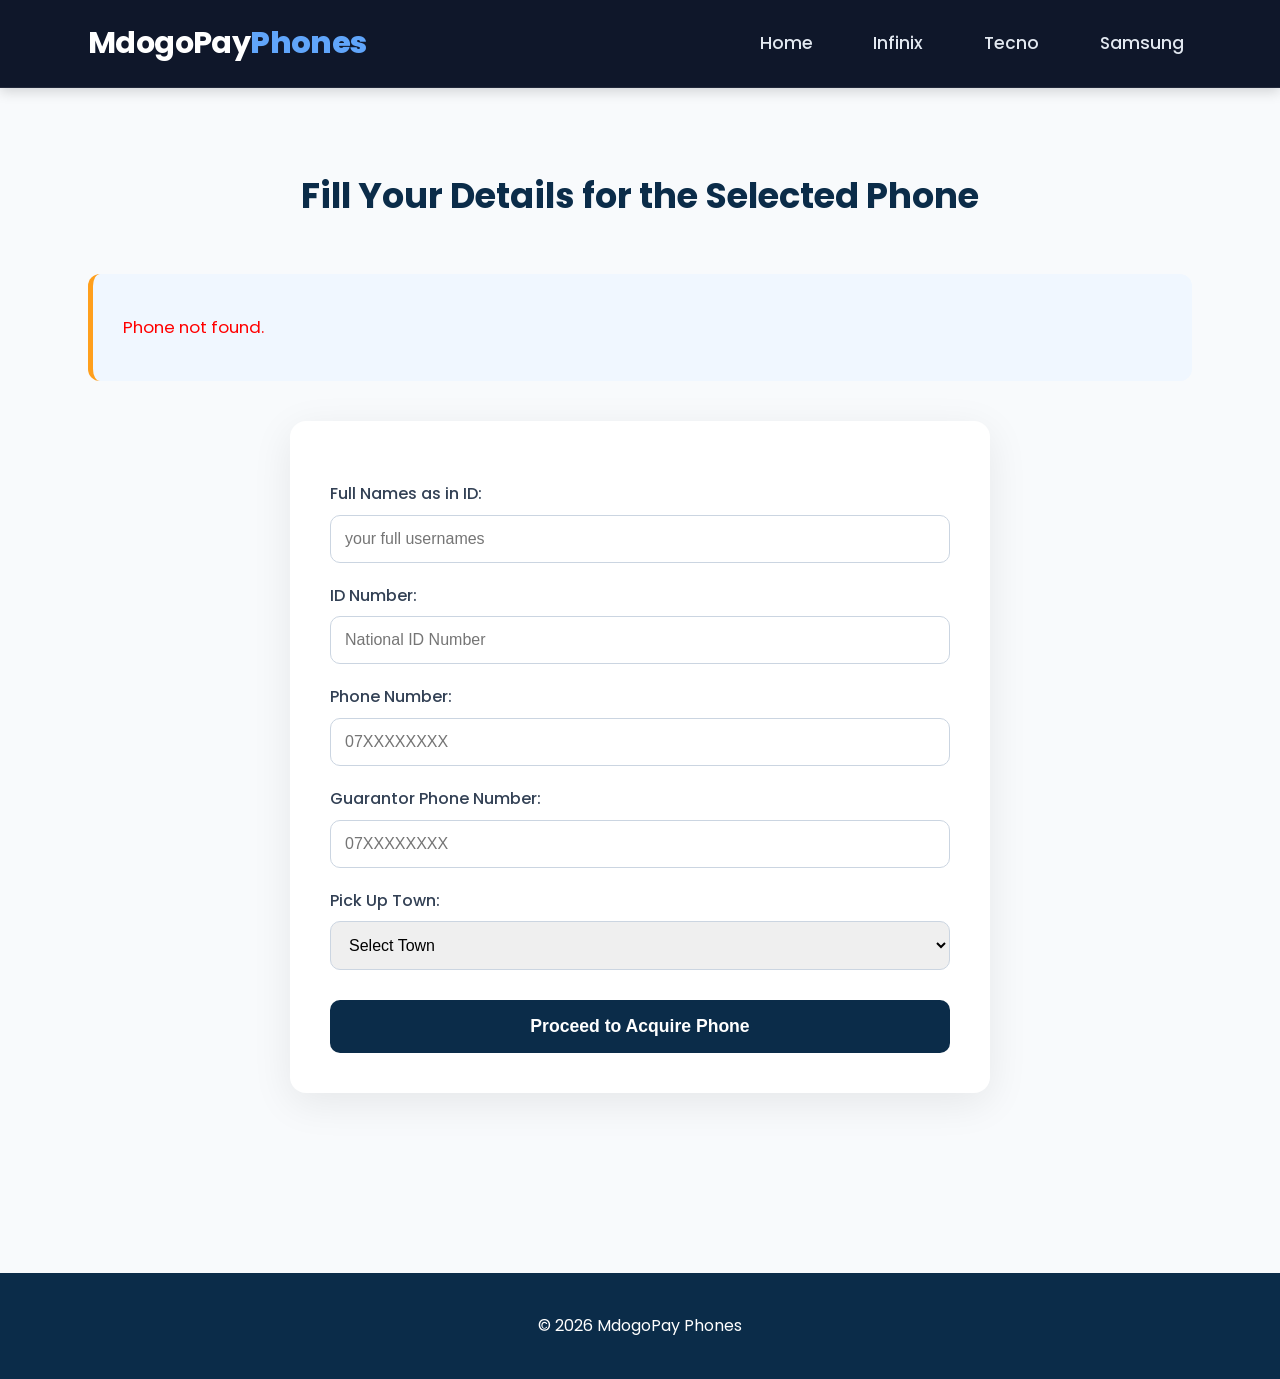
<file: phones/form.html>
<!DOCTYPE html>
<html lang="en">

<head>
  <meta charset="UTF-8">
  <meta name="viewport" content="width=device-width, initial-scale=1.0">
  <title>Lipa Mdogo Mdogo Form</title>

  <link href="https://fonts.googleapis.com/css2?family=Poppins:wght@400;500;600;700&display=swap" rel="stylesheet">
  <link rel="stylesheet" href="../css/main.css">
</head>

<body>

  <header class="header">
    <div class="container">
        <div class="nav-wrapper">
            <h1 class="logo">
                MdogoPay<span>Phones</span>
            </h1>

            <!-- Desktop Navigation -->
            <nav class="main-nav">
                <ul class="nav-links">
                    <li><a href="../index.html" class="nav-link">Home</a></li>
                    <li><a href="infinix.html" class="nav-link">Infinix</a></li>
                    <li><a href="tecno.html" class="nav-link">Tecno</a></li>
                    <li><a href="samsung.html" class="nav-link">Samsung</a></li>
                </ul>
            </nav>

            <!-- Hamburger Button (Mobile) -->
            <button class="hamburger" aria-label="Toggle Menu">
                <span></span>
                <span></span>
                <span></span>
            </button>
        </div>
    </div>
</header>

  <section class="brands">
    <div class="container">
      <h3>Fill Your Details for the Selected Phone</h3>

      <!-- SELECTED PHONE DETAILS (AUTO FILLED BY JS) -->
      <div id="phone-summary"></div>

      <!-- APPLICATION FORM -->
      <form id="application-form">

        <label for="full-name">Full Names as in ID:</label>
        <input type="text" id="full-name" placeholder="your full usernames" required>

        <label for="id-number">ID Number:</label>
        <input type="text" id="id-number" placeholder="National ID Number" required>

        <label for="phone-number">Phone Number:</label>
        <input type="tel" id="phone-number" placeholder="07XXXXXXXX" required>

        <label for="guarantor-phone">Guarantor Phone Number:</label>
        <input type="tel" id="guarantor-phone" placeholder="07XXXXXXXX" required>

        <label for="pickup-town">Pick Up Town:</label>
        <select id="pickup-town" required>
          <option value="">Select Town</option>
          <option value="Nairobi">Nairobi</option>
          <option value="Mombasa">Mombasa</option>
          <option value="Kisumu">Kisumu</option>
          <option value="Nakuru">Nakuru</option>
          <option value="Eldoret">Eldoret</option>
          <option value="Thika">Thika</option>
          <option value="Malindi">Malindi</option>
          <option value="Kitale">Kitale</option>
          <option value="Garissa">Garissa</option>
          <option value="Kakamega">Kakamega</option>
          <option value="Nyeri">Nyeri</option>
          <option value="Meru">Meru</option>
          <option value="Embu">Embu</option>
          <option value="Nanyuki">Nanyuki</option>
          <option value="Machakos">Machakos</option>
          <option value="Kericho">Kericho</option>
          <option value="Kisii">Kisii</option>
          <option value="Isiolo">Isiolo</option>
          <option value="Bungoma">Bungoma</option>
          <option value="Busia">Busia</option>
          <option value="Siaya">Siaya</option>
          <option value="Vihiga">Vihiga</option>
          <option value="Baringo">Baringo</option>
          <option value="Narok">Narok</option>
          <option value="Kajiado">Kajiado</option>
          <option value="Kapenguria">Kapenguria</option>
          <option value="Migori">Migori</option>
          <option value="Kerugoya">Kerugoya</option>
          <option value="Homa Bay">Homa Bay</option>
          <option value="Lamu">Lamu</option>
        </select>

        <button type="submit" class="btn">
          Proceed to Acquire Phone
        </button>

      </form>
    </div>
  </section>

  <footer class="footer">
    <p>© 2026 MdogoPay Phones</p>
  </footer>

  <script src="../js/main.js"></script>
</body>

</html>
</file>
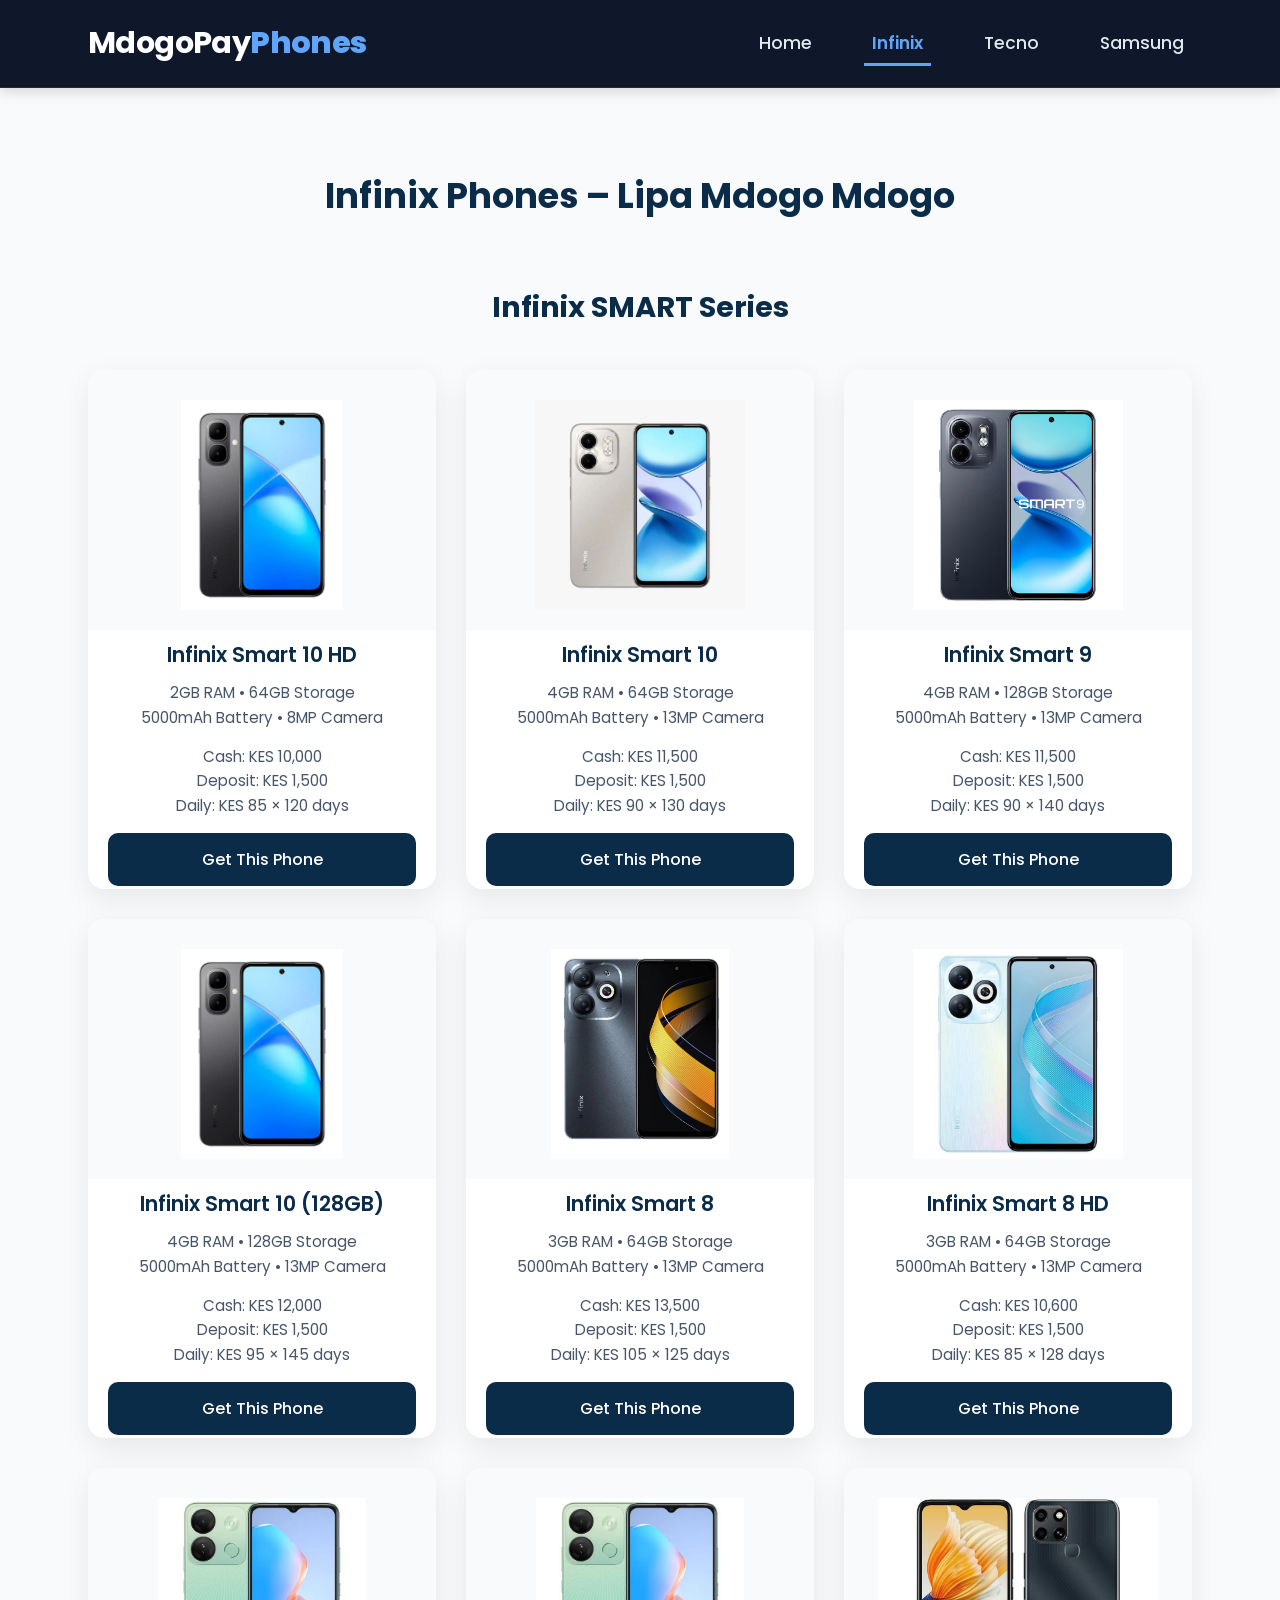
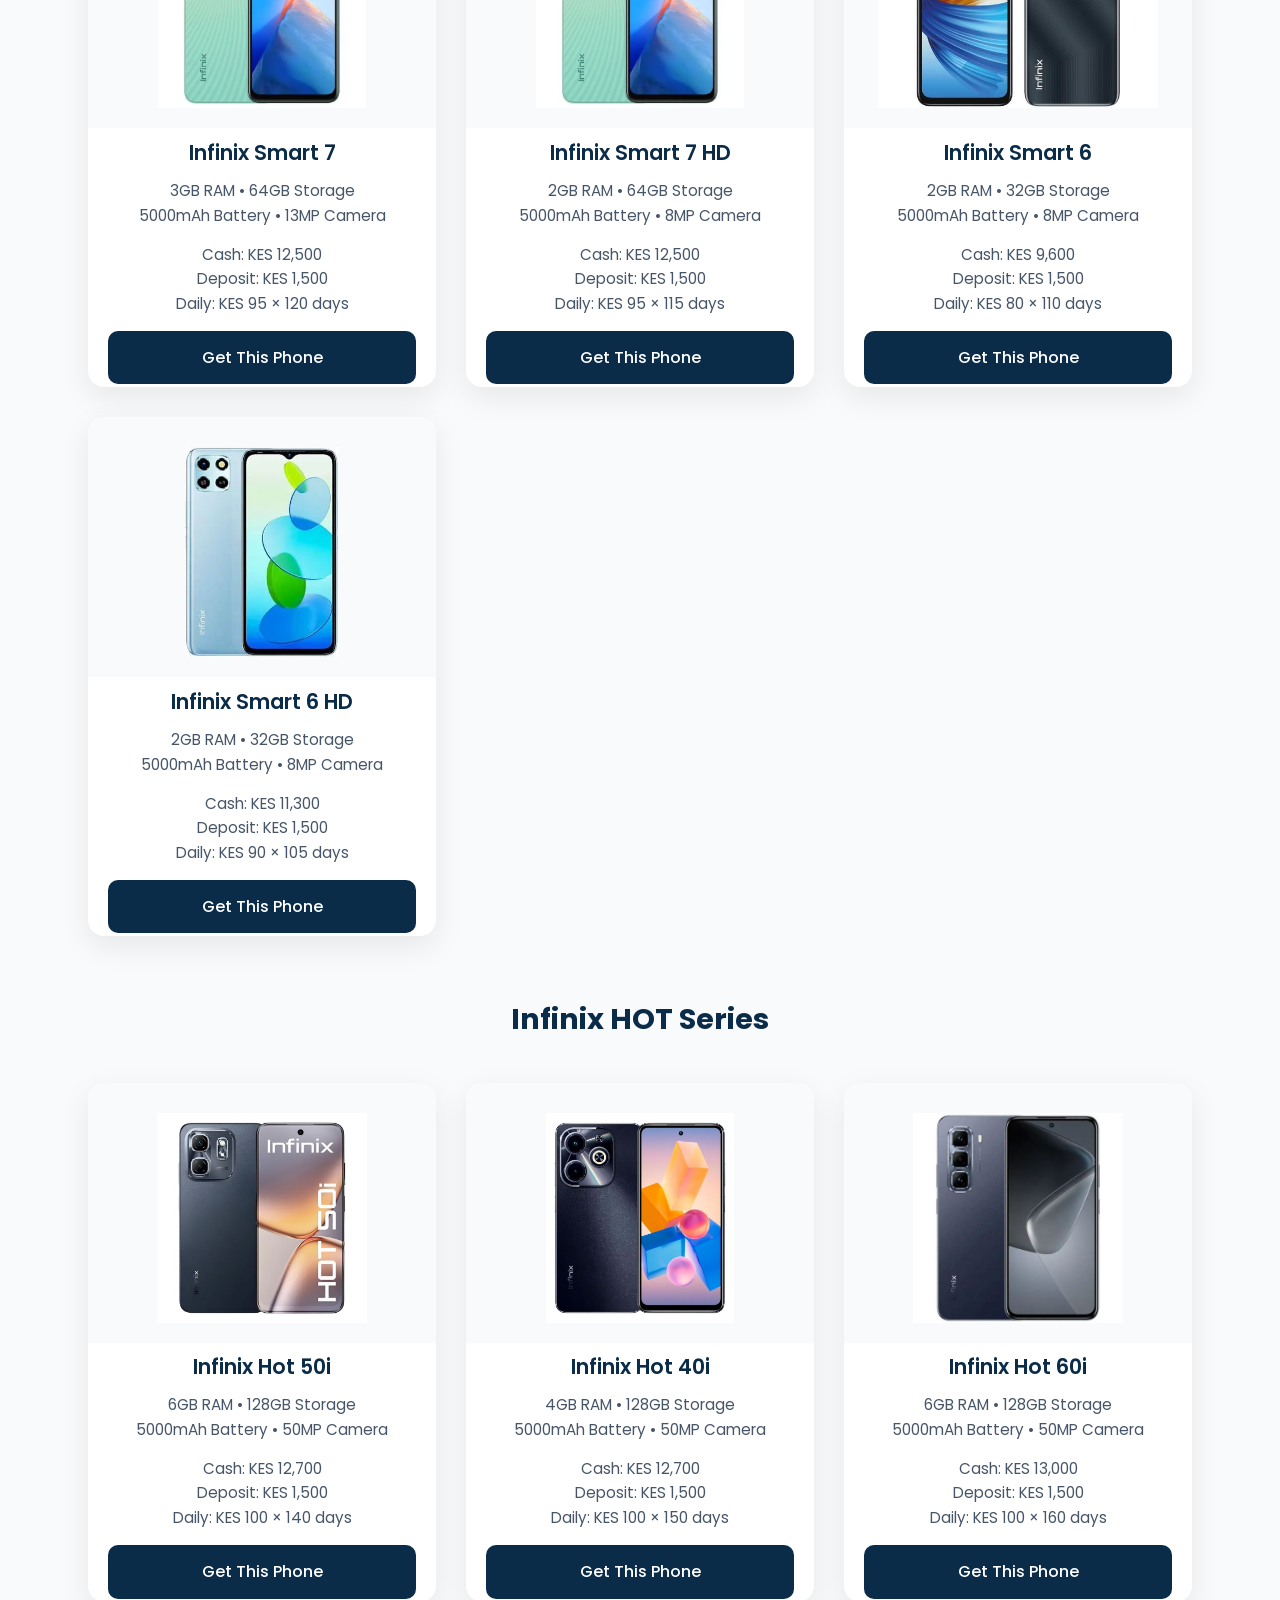
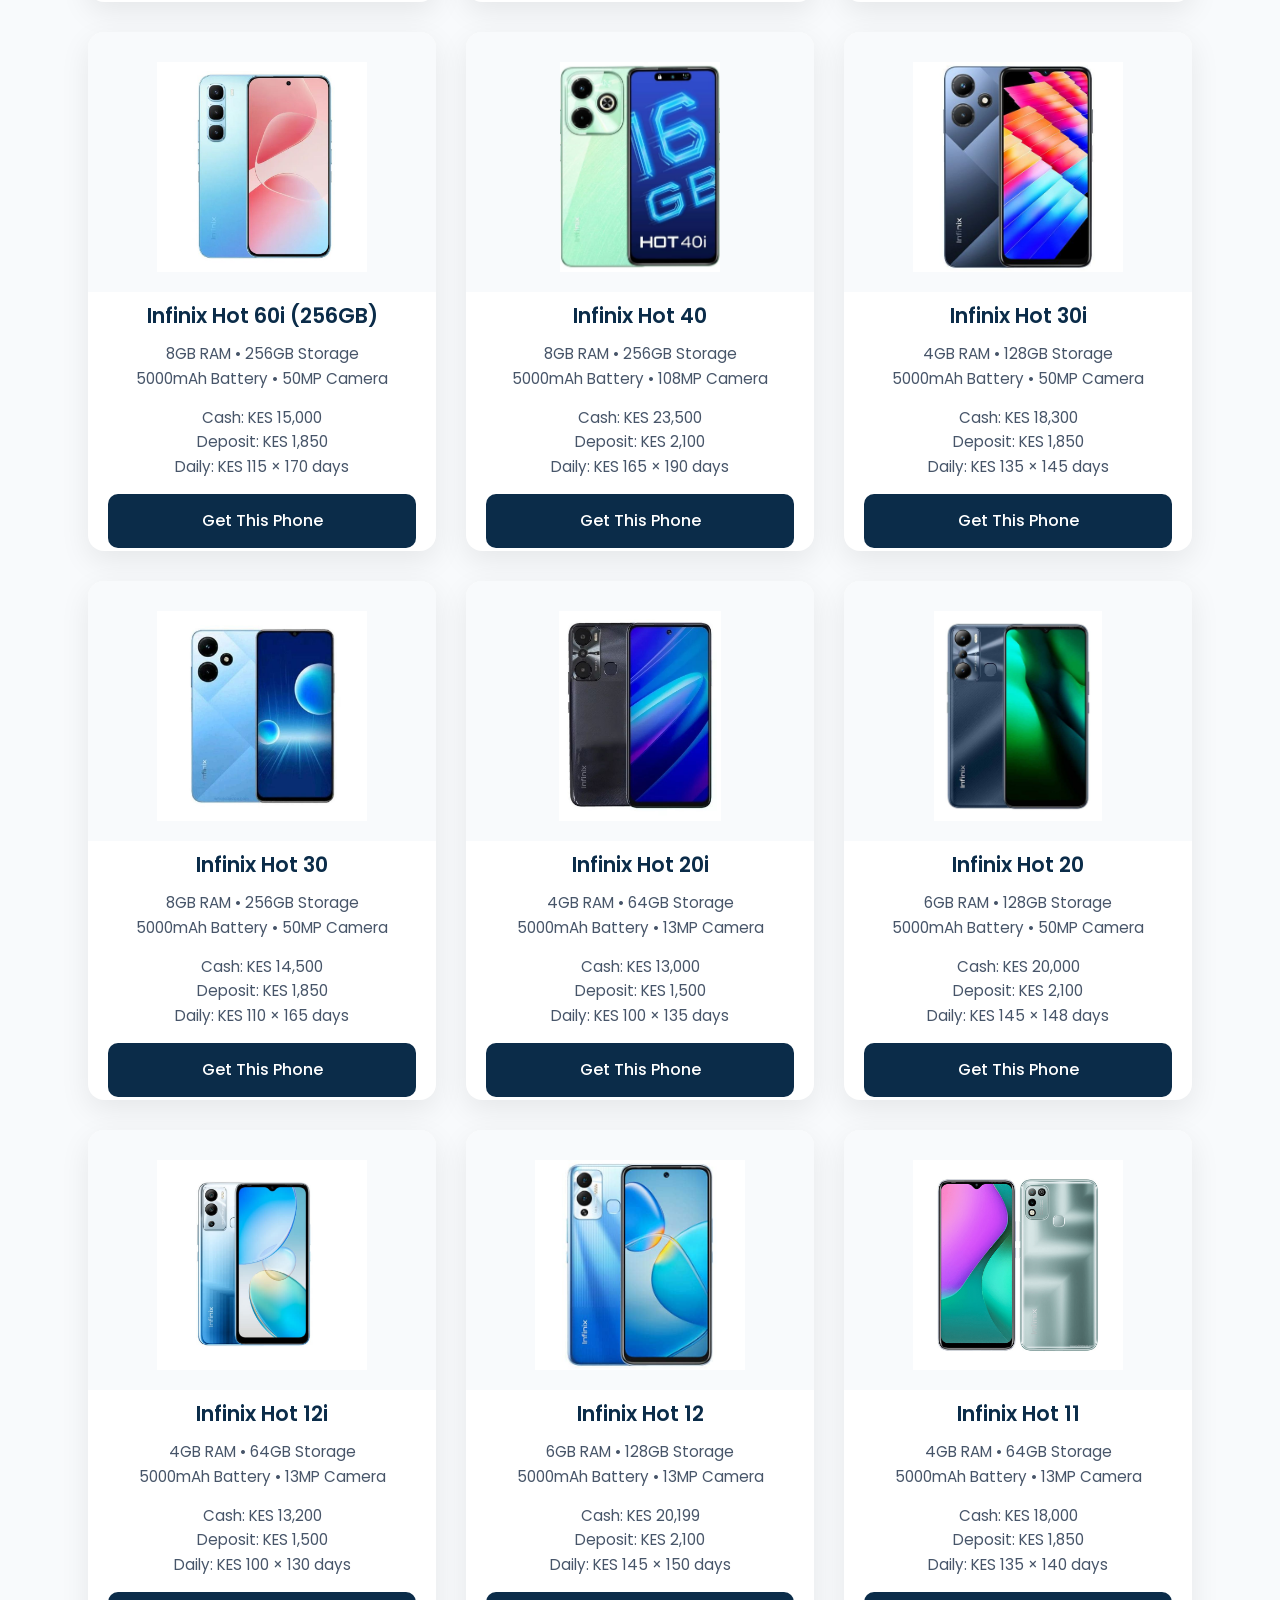
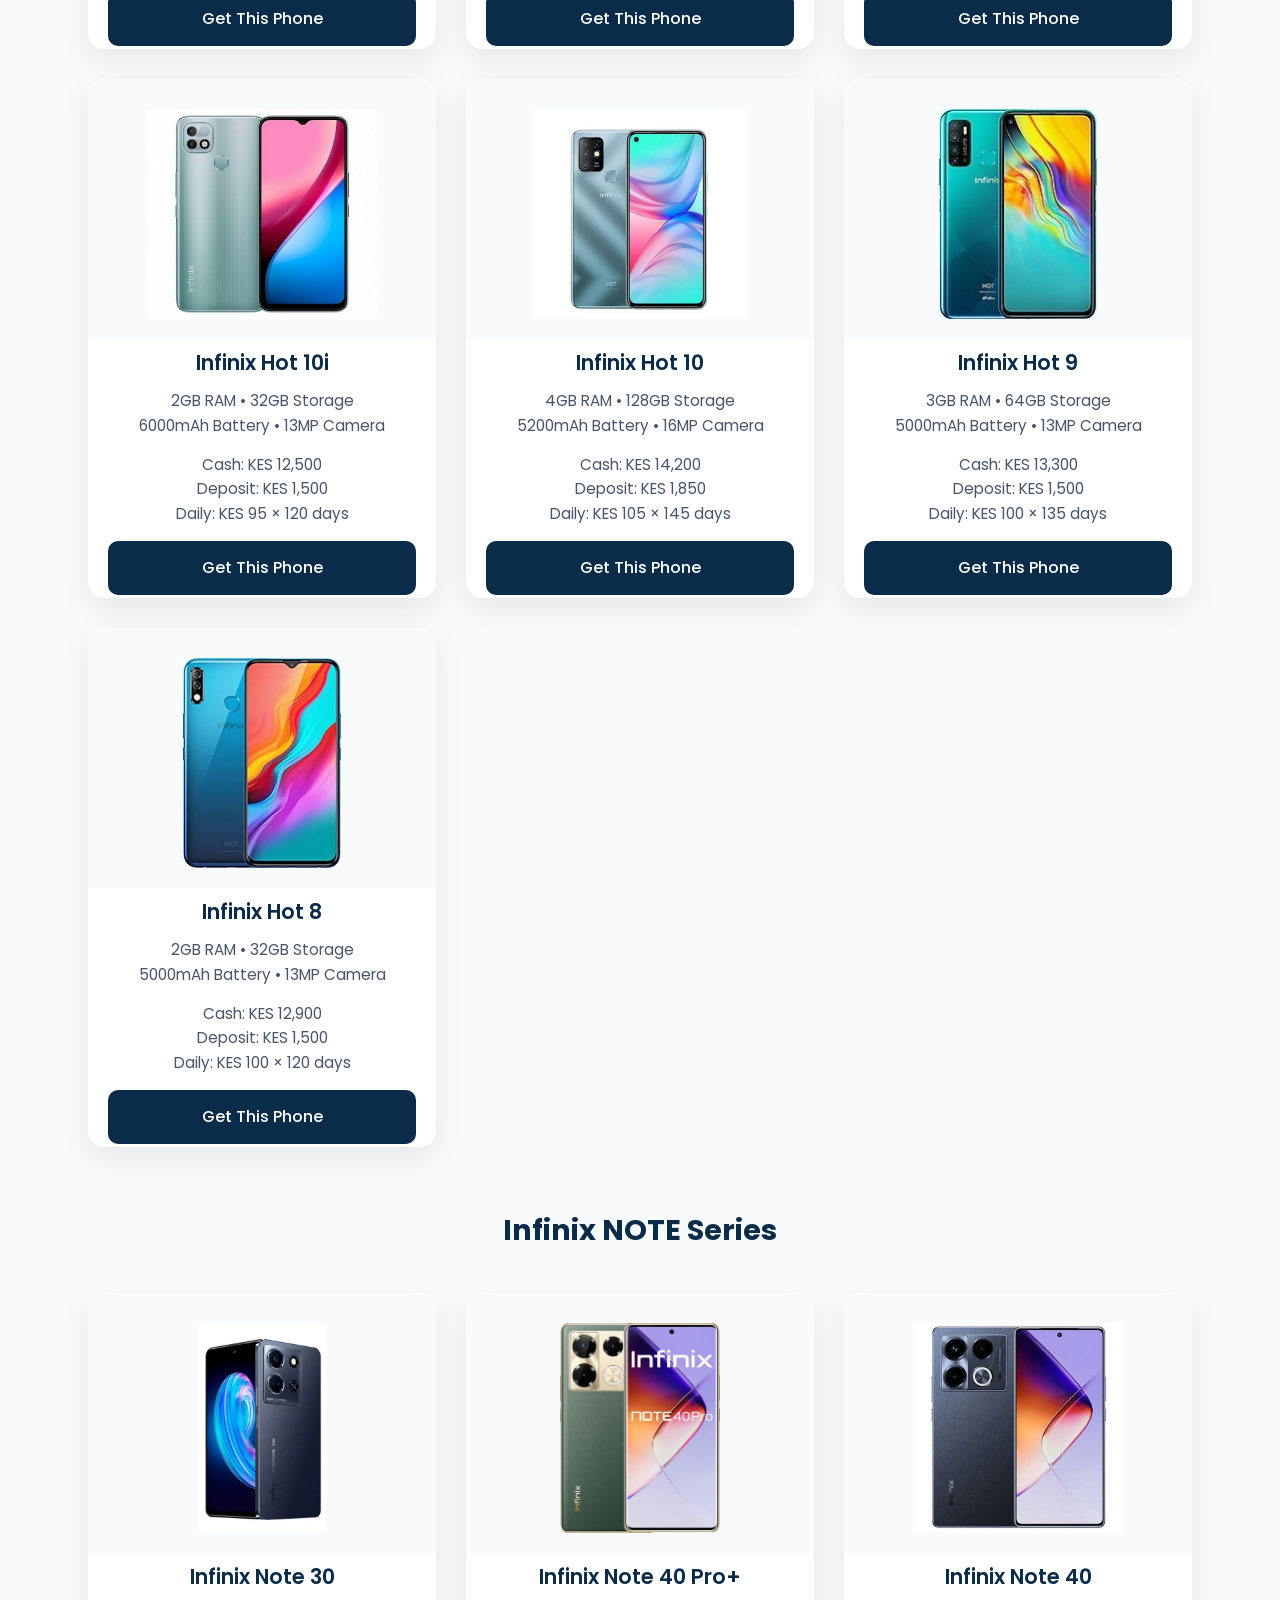
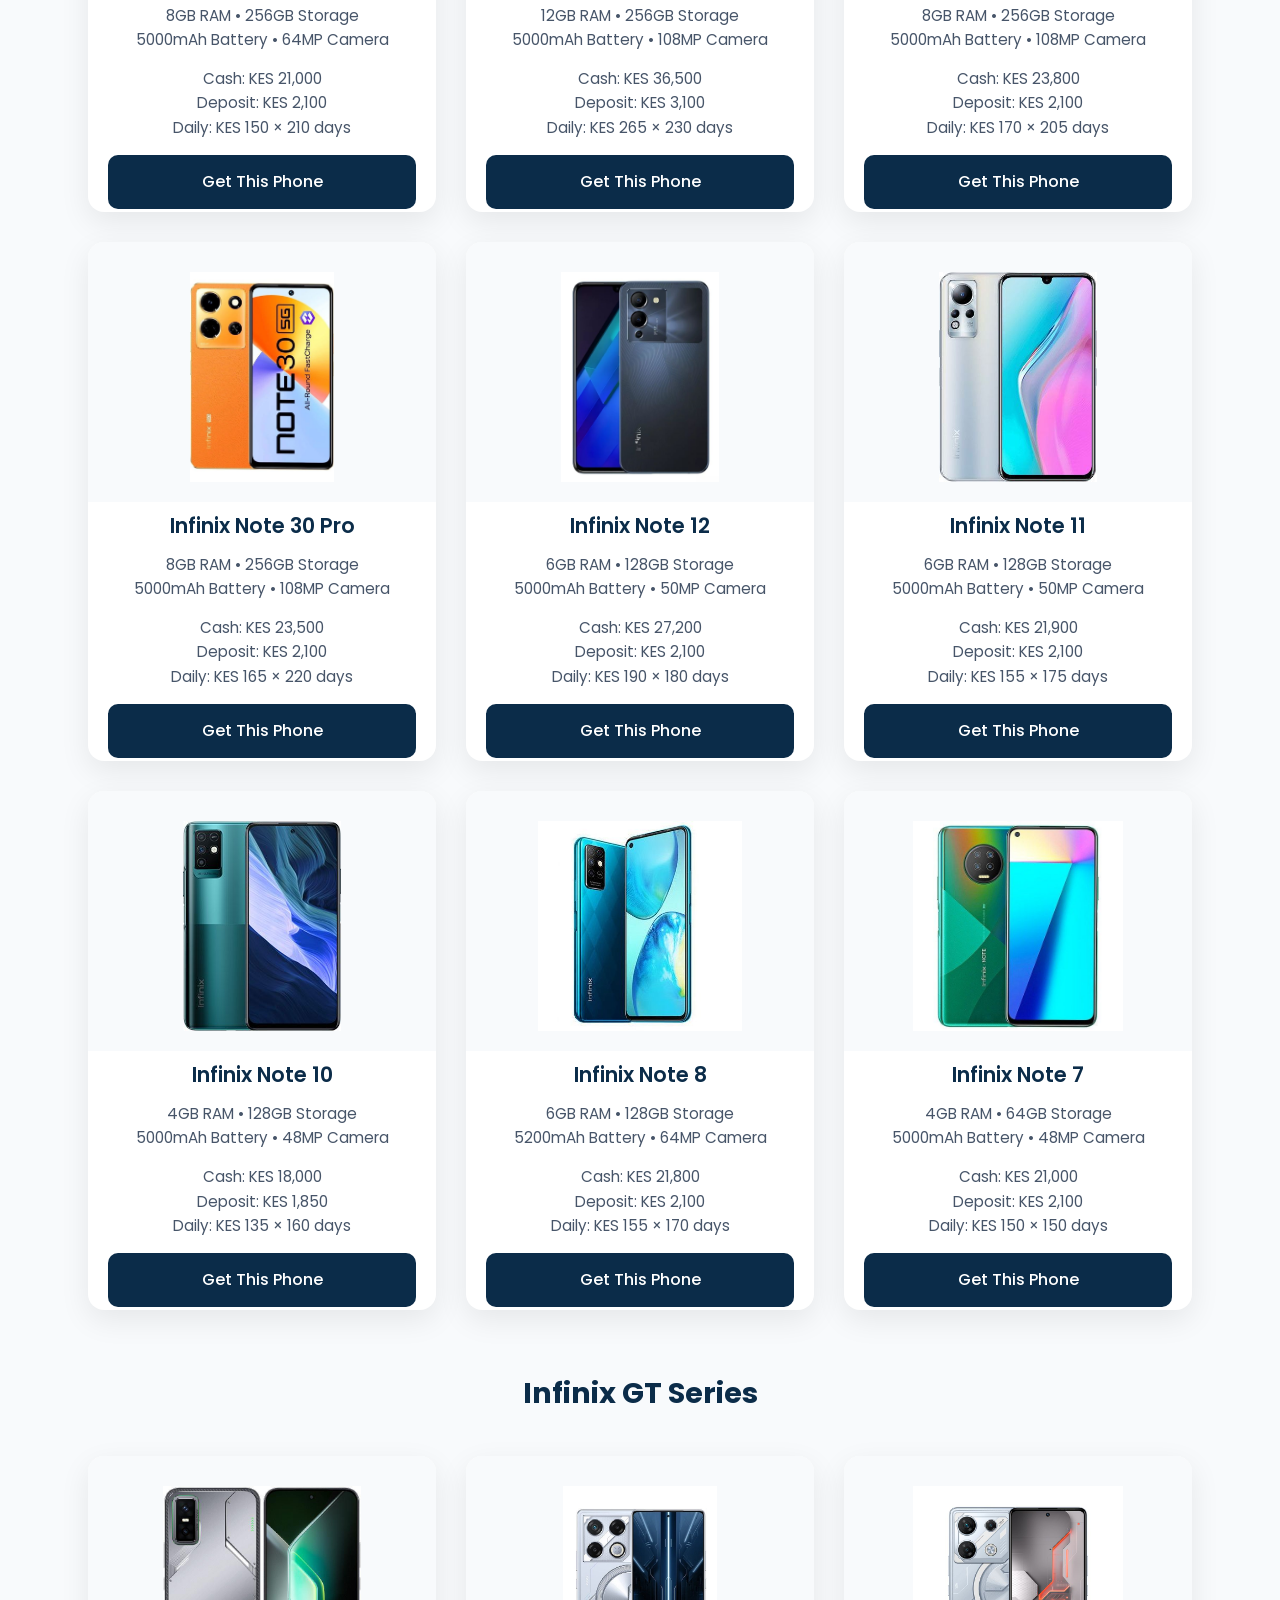
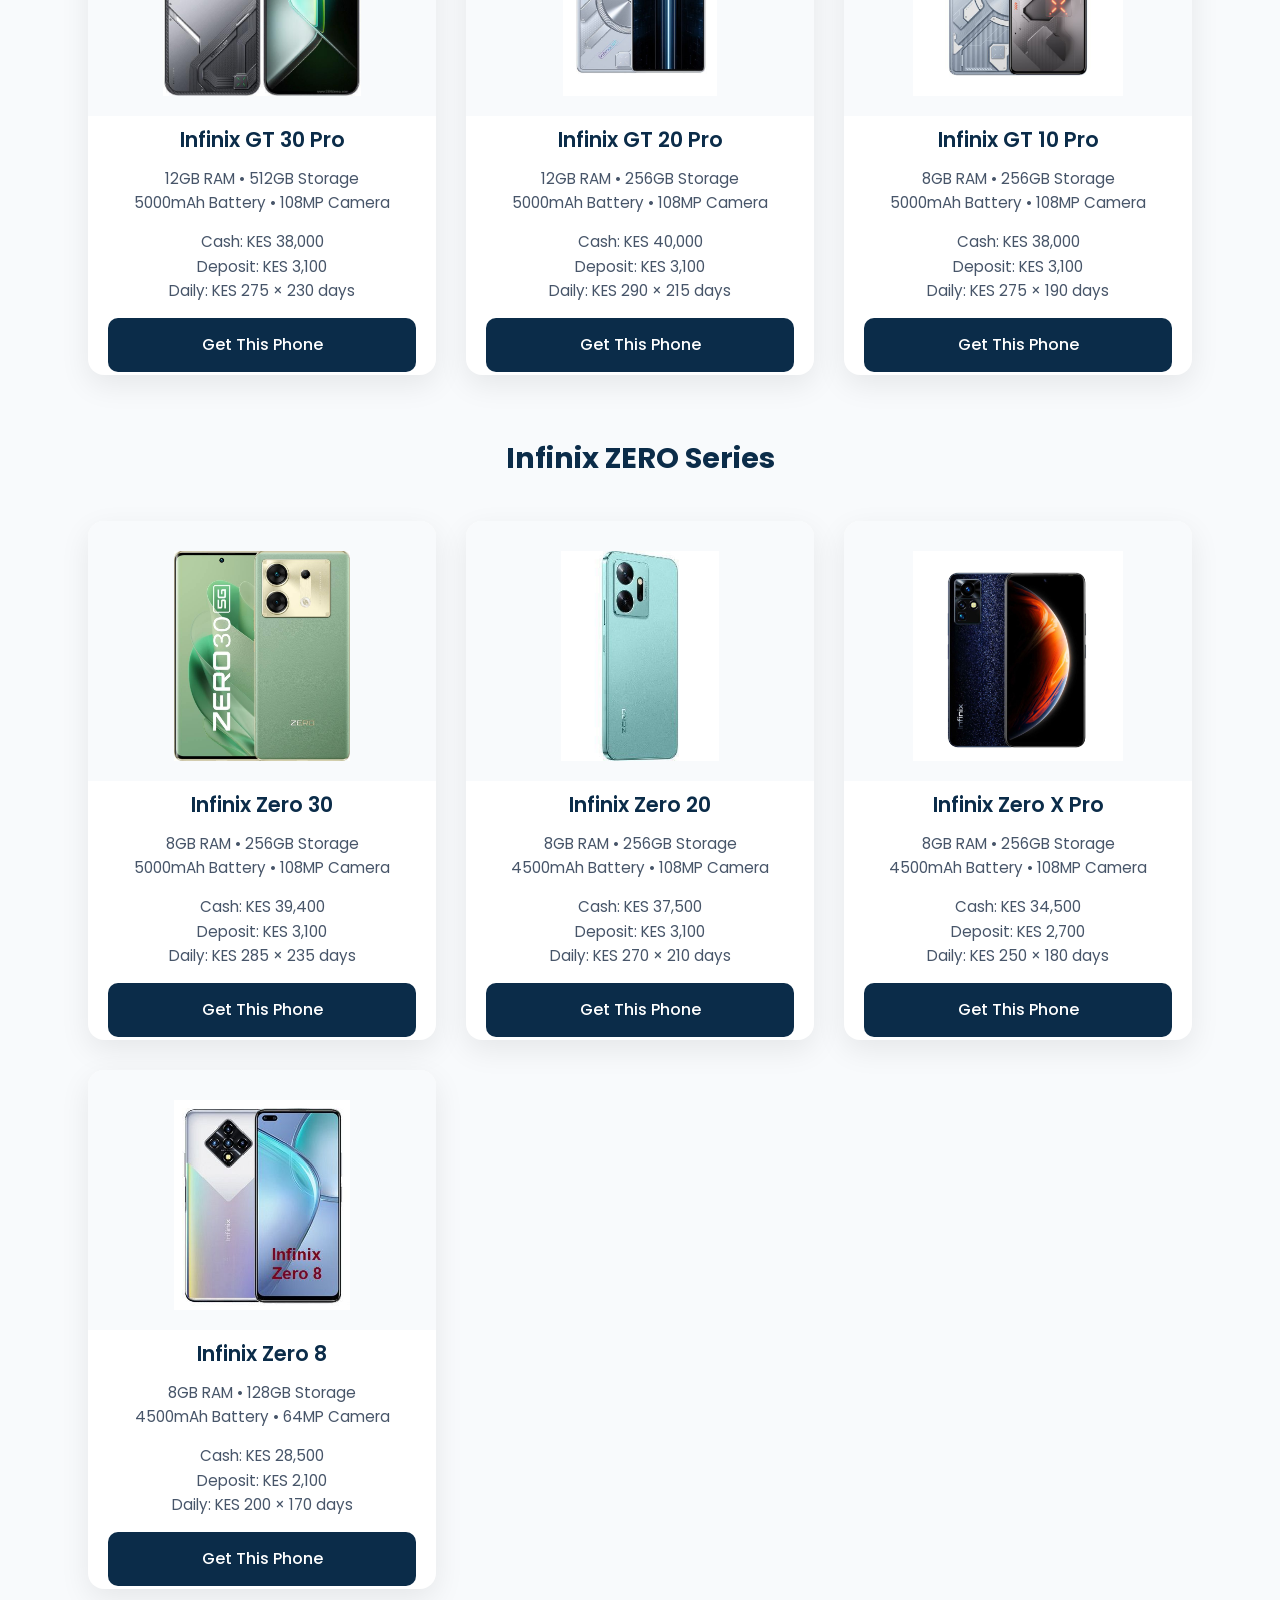
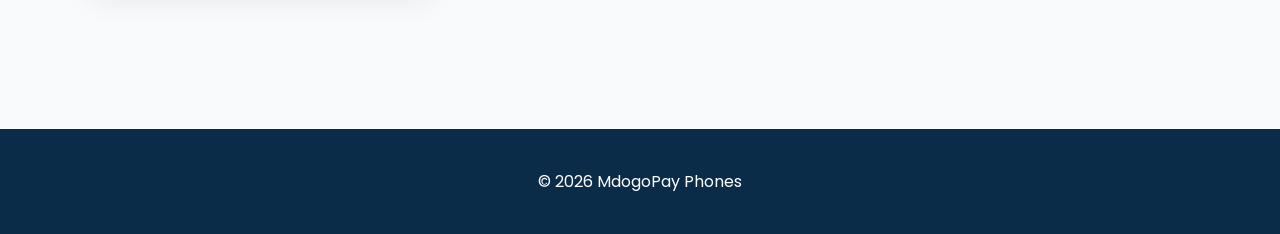
<file: phones/infinix.html>
<!DOCTYPE html>
<html lang="en">
<head>
    <meta charset="UTF-8">
    <title>Infinix Phones | Lipa Mdogo Mdogo</title>
    <meta name="viewport" content="width=device-width, initial-scale=1.0">
    <link href="https://fonts.googleapis.com/css2?family=Poppins:wght@400;500;600;700&display=swap" rel="stylesheet">
    <link rel="stylesheet" href="../css/main.css">
</head>
<body>

<header class="header">
    <div class="container">
        <div class="nav-wrapper">
            <h1 class="logo">
                MdogoPay<span>Phones</span>
            </h1>

            <!-- Desktop Navigation -->
            <nav class="main-nav">
                <ul class="nav-links">
                    <li><a href="../index.html" class="nav-link">Home</a></li>
                    <li><a href="infinix.html" class="nav-link">Infinix</a></li>
                    <li><a href="tecno.html" class="nav-link">Tecno</a></li>
                    <li><a href="samsung.html" class="nav-link">Samsung</a></li>
                </ul>
            </nav>

            <!-- Hamburger Button (Mobile) -->
            <button class="hamburger" aria-label="Toggle Menu">
                <span></span>
                <span></span>
                <span></span>
            </button>
        </div>
    </div>
</header>

    <section class="brands">
        <div class="container">
            <h3>Infinix Phones – Lipa Mdogo Mdogo</h3>

            <!-- SMART SERIES -->
            <h4>Infinix SMART Series</h4>
            <div class="brand-grid">
                <div class="brand-card">
                    <img src="../images/brands/Infinix Smart 10 HD.jpg" alt="Infinix Smart 10 HD">
                    <h5>Infinix Smart 10 HD</h5>
                    <p>2GB RAM • 64GB Storage<br>5000mAh Battery • 8MP Camera</p>
                    <p>Cash: KES 10,000<br>Deposit: KES 1,500<br>Daily: KES 85 × 120 days</p>
                    <a href="form.html?id=infinix-smart-10-hd" class="btn-secondary">Get This Phone</a>
                </div>

                <div class="brand-card">
                    <img src="../images/brands/Infinix Smart 10.jpg" alt="Infinix Smart 10">
                    <h5>Infinix Smart 10</h5>
                    <p>4GB RAM • 64GB Storage<br>5000mAh Battery • 13MP Camera</p>
                    <p>Cash: KES 11,500<br>Deposit: KES 1,500<br>Daily: KES 90 × 130 days</p>
                    <a href="form.html?id=infinix-smart-10" class="btn-secondary">Get This Phone</a>
                </div>

                <div class="brand-card">
                    <img src="../images/brands/Infinix Smart 9.jpg" alt="Infinix Smart 9">
                    <h5>Infinix Smart 9</h5>
                    <p>4GB RAM • 128GB Storage<br>5000mAh Battery • 13MP Camera</p>
                    <p>Cash: KES 11,500<br>Deposit: KES 1,500<br>Daily: KES 90 × 140 days</p>
                    <a href="form.html?id=infinix-smart-9" class="btn-secondary">Get This Phone</a>
                </div>

                <div class="brand-card">
                    <img src="../images/brands/Infinix Smart 10 (128GB).jpg" alt="Infinix Smart 10 128GB">
                    <h5>Infinix Smart 10 (128GB)</h5>
                    <p>4GB RAM • 128GB Storage<br>5000mAh Battery • 13MP Camera</p>
                    <p>Cash: KES 12,000<br>Deposit: KES 1,500<br>Daily: KES 95 × 145 days</p>
                    <a href="form.html?id=infinix-smart-10-128gb" class="btn-secondary">Get This Phone</a>
                </div>

                <div class="brand-card">
                    <img src="../images/brands/Infinix Smart 8.jpg" alt="Infinix Smart 8">
                    <h5>Infinix Smart 8</h5>
                    <p>3GB RAM • 64GB Storage<br>5000mAh Battery • 13MP Camera</p>
                    <p>Cash: KES 13,500<br>Deposit: KES 1,500<br>Daily: KES 105 × 125 days</p>
                    <a href="form.html?id=infinix-smart-8" class="btn-secondary">Get This Phone</a>
                </div>

                <div class="brand-card">
                    <img src="../images/brands/Infinix Smart 8 HD.jpg" alt="Infinix Smart 8 HD">
                    <h5>Infinix Smart 8 HD</h5>
                    <p>3GB RAM • 64GB Storage<br>5000mAh Battery • 13MP Camera</p>
                    <p>Cash: KES 10,600<br>Deposit: KES 1,500<br>Daily: KES 85 × 128 days</p>
                    <a href="form.html?id=infinix-smart-8-hd" class="btn-secondary">Get This Phone</a>
                </div>

                <div class="brand-card">
                    <img src="../images/brands/Infinix Smart 7.jpg" alt="Infinix Smart 7">
                    <h5>Infinix Smart 7</h5>
                    <p>3GB RAM • 64GB Storage<br>5000mAh Battery • 13MP Camera</p>
                    <p>Cash: KES 12,500<br>Deposit: KES 1,500<br>Daily: KES 95 × 120 days</p>
                    <a href="form.html?id=infinix-smart-7" class="btn-secondary">Get This Phone</a>
                </div>

                <div class="brand-card">
                    <img src="../images/brands/Infinix Smart 7 HD.jpg" alt="Infinix Smart 7 HD">
                    <h5>Infinix Smart 7 HD</h5>
                    <p>2GB RAM • 64GB Storage<br>5000mAh Battery • 8MP Camera</p>
                    <p>Cash: KES 12,500<br>Deposit: KES 1,500<br>Daily: KES 95 × 115 days</p>
                    <a href="form.html?id=infinix-smart-7-hd" class="btn-secondary">Get This Phone</a>
                </div>

                <div class="brand-card">
                    <img src="../images/brands/Infinix Smart 6.jpg" alt="Infinix Smart 6">
                    <h5>Infinix Smart 6</h5>
                    <p>2GB RAM • 32GB Storage<br>5000mAh Battery • 8MP Camera</p>
                    <p>Cash: KES 9,600<br>Deposit: KES 1,500<br>Daily: KES 80 × 110 days</p>
                    <a href="form.html?id=infinix-smart-6" class="btn-secondary">Get This Phone</a>
                </div>

                <div class="brand-card">
                    <img src="../images/brands/Infinix Smart 6 HD.jpg" alt="Infinix Smart 6 HD">
                    <h5>Infinix Smart 6 HD</h5>
                    <p>2GB RAM • 32GB Storage<br>5000mAh Battery • 8MP Camera</p>
                    <p>Cash: KES 11,300<br>Deposit: KES 1,500<br>Daily: KES 90 × 105 days</p>
                    <a href="form.html?id=infinix-smart-6-hd" class="btn-secondary">Get This Phone</a>
                </div>
            </div>

            <!-- HOT SERIES -->
            <h4>Infinix HOT Series</h4>
            <div class="brand-grid">
                <div class="brand-card">
                    <img src="../images/brands/Infinix Hot 50i.jpg" alt="Infinix Hot 50i">
                    <h5>Infinix Hot 50i</h5>
                    <p>6GB RAM • 128GB Storage<br>5000mAh Battery • 50MP Camera</p>
                    <p>Cash: KES 12,700<br>Deposit: KES 1,500<br>Daily: KES 100 × 140 days</p>
                    <a href="form.html?id=infinix-hot-50i" class="btn-secondary">Get This Phone</a>
                </div>

                <div class="brand-card">
                    <img src="../images/brands/Infinix Hot 40i.jpg" alt="Infinix Hot 40i">
                    <h5>Infinix Hot 40i</h5>
                    <p>4GB RAM • 128GB Storage<br>5000mAh Battery • 50MP Camera</p>
                    <p>Cash: KES 12,700<br>Deposit: KES 1,500<br>Daily: KES 100 × 150 days</p>
                    <a href="form.html?id=infinix-hot-40i" class="btn-secondary">Get This Phone</a>
                </div>

                <div class="brand-card">
                    <img src="../images/brands/Infinix Hot 60i.jpg" alt="Infinix Hot 60i">
                    <h5>Infinix Hot 60i</h5>
                    <p>6GB RAM • 128GB Storage<br>5000mAh Battery • 50MP Camera</p>
                    <p>Cash: KES 13,000<br>Deposit: KES 1,500<br>Daily: KES 100 × 160 days</p>
                    <a href="form.html?id=infinix-hot-60i" class="btn-secondary">Get This Phone</a>
                </div>

                <div class="brand-card">
                    <img src="../images/brands/Infinix Hot 60i (256GB).jpg" alt="Infinix Hot 60i 256GB">
                    <h5>Infinix Hot 60i (256GB)</h5>
                    <p>8GB RAM • 256GB Storage<br>5000mAh Battery • 50MP Camera</p>
                    <p>Cash: KES 15,000<br>Deposit: KES 1,850<br>Daily: KES 115 × 170 days</p>
                    <a href="form.html?id=infinix-hot-60i-256gb" class="btn-secondary">Get This Phone</a>
                </div>

                <div class="brand-card">
                    <img src="../images/brands/Infinix Hot 40.jpg" alt="Infinix Hot 40">
                    <h5>Infinix Hot 40</h5>
                    <p>8GB RAM • 256GB Storage<br>5000mAh Battery • 108MP Camera</p>
                    <p>Cash: KES 23,500<br>Deposit: KES 2,100<br>Daily: KES 165 × 190 days</p>
                    <a href="form.html?id=infinix-hot-40" class="btn-secondary">Get This Phone</a>
                </div>

                <div class="brand-card">
                    <img src="../images/brands/Infinix Hot 30i.jpg" alt="Infinix Hot 30i">
                    <h5>Infinix Hot 30i</h5>
                    <p>4GB RAM • 128GB Storage<br>5000mAh Battery • 50MP Camera</p>
                    <p>Cash: KES 18,300<br>Deposit: KES 1,850<br>Daily: KES 135 × 145 days</p>
                    <a href="form.html?id=infinix-hot-30i" class="btn-secondary">Get This Phone</a>
                </div>

                <div class="brand-card">
                    <img src="../images/brands/Infinix Hot 30.jpg" alt="Infinix Hot 30">
                    <h5>Infinix Hot 30</h5>
                    <p>8GB RAM • 256GB Storage<br>5000mAh Battery • 50MP Camera</p>
                    <p>Cash: KES 14,500<br>Deposit: KES 1,850<br>Daily: KES 110 × 165 days</p>
                    <a href="form.html?id=infinix-hot-30" class="btn-secondary">Get This Phone</a>
                </div>

                <div class="brand-card">
                    <img src="../images/brands/Infinix Hot 20i.jpg" alt="Infinix Hot 20i">
                    <h5>Infinix Hot 20i</h5>
                    <p>4GB RAM • 64GB Storage<br>5000mAh Battery • 13MP Camera</p>
                    <p>Cash: KES 13,000<br>Deposit: KES 1,500<br>Daily: KES 100 × 135 days</p>
                    <a href="form.html?id=infinix-hot-20i" class="btn-secondary">Get This Phone</a>
                </div>

                <div class="brand-card">
                    <img src="../images/brands/Infinix Hot 20.jpg" alt="Infinix Hot 20">
                    <h5>Infinix Hot 20</h5>
                    <p>6GB RAM • 128GB Storage<br>5000mAh Battery • 50MP Camera</p>
                    <p>Cash: KES 20,000<br>Deposit: KES 2,100<br>Daily: KES 145 × 148 days</p>
                    <a href="form.html?id=infinix-hot-20" class="btn-secondary">Get This Phone</a>
                </div>

                <div class="brand-card">
                    <img src="../images/brands/Infinix Hot 12i.webp" alt="Infinix Hot 12i">
                    <h5>Infinix Hot 12i</h5>
                    <p>4GB RAM • 64GB Storage<br>5000mAh Battery • 13MP Camera</p>
                    <p>Cash: KES 13,200<br>Deposit: KES 1,500<br>Daily: KES 100 × 130 days</p>
                    <a href="form.html?id=infinix-hot-12i" class="btn-secondary">Get This Phone</a>
                </div>

                <div class="brand-card">
                    <img src="../images/brands/Infinix Hot 12.jpg" alt="Infinix Hot 12">
                    <h5>Infinix Hot 12</h5>
                    <p>6GB RAM • 128GB Storage<br>5000mAh Battery • 13MP Camera</p>
                    <p>Cash: KES 20,199<br>Deposit: KES 2,100<br>Daily: KES 145 × 150 days</p>
                    <a href="form.html?id=infinix-hot-12" class="btn-secondary">Get This Phone</a>
                </div>

                <div class="brand-card">
                    <img src="../images/brands/Infinix Hot 11.png" alt="Infinix Hot 11">
                    <h5>Infinix Hot 11</h5>
                    <p>4GB RAM • 64GB Storage<br>5000mAh Battery • 13MP Camera</p>
                    <p>Cash: KES 18,000<br>Deposit: KES 1,850<br>Daily: KES 135 × 140 days</p>
                    <a href="form.html?id=infinix-hot-11" class="btn-secondary">Get This Phone</a>
                </div>

                <div class="brand-card">
                    <img src="../images/brands/Infinix Hot 10i.jpg" alt="Infinix Hot 10i">
                    <h5>Infinix Hot 10i</h5>
                    <p>2GB RAM • 32GB Storage<br>6000mAh Battery • 13MP Camera</p>
                    <p>Cash: KES 12,500<br>Deposit: KES 1,500<br>Daily: KES 95 × 120 days</p>
                    <a href="form.html?id=infinix-hot-10i" class="btn-secondary">Get This Phone</a>
                </div>

                <div class="brand-card">
                    <img src="../images/brands/Infinix Hot 10.webp" alt="Infinix Hot 10">
                    <h5>Infinix Hot 10</h5>
                    <p>4GB RAM • 128GB Storage<br>5200mAh Battery • 16MP Camera</p>
                    <p>Cash: KES 14,200<br>Deposit: KES 1,850<br>Daily: KES 105 × 145 days</p>
                    <a href="form.html?id=infinix-hot-10" class="btn-secondary">Get This Phone</a>
                </div>

                <div class="brand-card">
                    <img src="../images/brands/Infinix Hot 9.jpg" alt="Infinix Hot 9">
                    <h5>Infinix Hot 9</h5>
                    <p>3GB RAM • 64GB Storage<br>5000mAh Battery • 13MP Camera</p>
                    <p>Cash: KES 13,300<br>Deposit: KES 1,500<br>Daily: KES 100 × 135 days</p>
                    <a href="form.html?id=infinix-hot-9" class="btn-secondary">Get This Phone</a>
                </div>

                <div class="brand-card">
                    <img src="../images/brands/Infinix Hot 8.jpg" alt="Infinix Hot 8">
                    <h5>Infinix Hot 8</h5>
                    <p>2GB RAM • 32GB Storage<br>5000mAh Battery • 13MP Camera</p>
                    <p>Cash: KES 12,900<br>Deposit: KES 1,500<br>Daily: KES 100 × 120 days</p>
                    <a href="form.html?id=infinix-hot-8" class="btn-secondary">Get This Phone</a>
                </div>
            </div>

            <!-- NOTE SERIES -->
            <h4>Infinix NOTE Series</h4>
            <div class="brand-grid">
                <div class="brand-card">
                    <img src="../images/brands/Infinix Note 30.jpg" alt="Infinix Note 30">
                    <h5>Infinix Note 30</h5>
                    <p>8GB RAM • 256GB Storage<br>5000mAh Battery • 64MP Camera</p>
                    <p>Cash: KES 21,000<br>Deposit: KES 2,100<br>Daily: KES 150 × 210 days</p>
                    <a href="form.html?id=infinix-note-30" class="btn-secondary">Get This Phone</a>
                </div>

                <div class="brand-card">
                    <img src="../images/brands/Infinix Note 40 Pro+.jpg" alt="Infinix Note 40 Pro+">
                    <h5>Infinix Note 40 Pro+</h5>
                    <p>12GB RAM • 256GB Storage<br>5000mAh Battery • 108MP Camera</p>
                    <p>Cash: KES 36,500<br>Deposit: KES 3,100<br>Daily: KES 265 × 230 days</p>
                    <a href="form.html?id=infinix-note-40-pro-plus" class="btn-secondary">Get This Phone</a>
                </div>

                <div class="brand-card">
                    <img src="../images/brands/Infinix Note 40.jpg" alt="Infinix Note 40">
                    <h5>Infinix Note 40</h5>
                    <p>8GB RAM • 256GB Storage<br>5000mAh Battery • 108MP Camera</p>
                    <p>Cash: KES 23,800<br>Deposit: KES 2,100<br>Daily: KES 170 × 205 days</p>
                    <a href="form.html?id=infinix-note-40" class="btn-secondary">Get This Phone</a>
                </div>

                <div class="brand-card">
                    <img src="../images/brands/Infinix Note 30 Pro.jpg" alt="Infinix Note 30 Pro">
                    <h5>Infinix Note 30 Pro</h5>
                    <p>8GB RAM • 256GB Storage<br>5000mAh Battery • 108MP Camera</p>
                    <p>Cash: KES 23,500<br>Deposit: KES 2,100<br>Daily: KES 165 × 220 days</p>
                    <a href="form.html?id=infinix-note-30-pro" class="btn-secondary">Get This Phone</a>
                </div>

                <div class="brand-card">
                    <img src="../images/brands/Infinix Note 12.jpg" alt="Infinix Note 12">
                    <h5>Infinix Note 12</h5>
                    <p>6GB RAM • 128GB Storage<br>5000mAh Battery • 50MP Camera</p>
                    <p>Cash: KES 27,200<br>Deposit: KES 2,100<br>Daily: KES 190 × 180 days</p>
                    <a href="form.html?id=infinix-note-12" class="btn-secondary">Get This Phone</a>
                </div>

                <div class="brand-card">
                    <img src="../images/brands/Infinix Note 11.jpg" alt="Infinix Note 11">
                    <h5>Infinix Note 11</h5>
                    <p>6GB RAM • 128GB Storage<br>5000mAh Battery • 50MP Camera</p>
                    <p>Cash: KES 21,900<br>Deposit: KES 2,100<br>Daily: KES 155 × 175 days</p>
                    <a href="form.html?id=infinix-note-11" class="btn-secondary">Get This Phone</a>
                </div>

                <div class="brand-card">
                    <img src="../images/brands/Infinix Note 10.jpg" alt="Infinix Note 10">
                    <h5>Infinix Note 10</h5>
                    <p>4GB RAM • 128GB Storage<br>5000mAh Battery • 48MP Camera</p>
                    <p>Cash: KES 18,000<br>Deposit: KES 1,850<br>Daily: KES 135 × 160 days</p>
                    <a href="form.html?id=infinix-note-10" class="btn-secondary">Get This Phone</a>
                </div>

                <div class="brand-card">
                    <img src="../images/brands/Infinix Note 8.jpg" alt="Infinix Note 8">
                    <h5>Infinix Note 8</h5>
                    <p>6GB RAM • 128GB Storage<br>5200mAh Battery • 64MP Camera</p>
                    <p>Cash: KES 21,800<br>Deposit: KES 2,100<br>Daily: KES 155 × 170 days</p>
                    <a href="form.html?id=infinix-note-8" class="btn-secondary">Get This Phone</a>
                </div>

                <div class="brand-card">
                    <img src="../images/brands/Infinix Note 7.jpg" alt="Infinix Note 7">
                    <h5>Infinix Note 7</h5>
                    <p>4GB RAM • 64GB Storage<br>5000mAh Battery • 48MP Camera</p>
                    <p>Cash: KES 21,000<br>Deposit: KES 2,100<br>Daily: KES 150 × 150 days</p>
                    <a href="form.html?id=infinix-note-7" class="btn-secondary">Get This Phone</a>
                </div>
            </div>

            <!-- GT SERIES -->
            <h4>Infinix GT Series</h4>
            <div class="brand-grid">
                <div class="brand-card">
                    <img src="../images/brands/Infinix GT 30 Pro.jpg" alt="Infinix GT 30 Pro">
                    <h5>Infinix GT 30 Pro</h5>
                    <p>12GB RAM • 512GB Storage<br>5000mAh Battery • 108MP Camera</p>
                    <p>Cash: KES 38,000<br>Deposit: KES 3,100<br>Daily: KES 275 × 230 days</p>
                    <a href="form.html?id=infinix-gt-30-pro" class="btn-secondary">Get This Phone</a>
                </div>

                <div class="brand-card">
                    <img src="../images/brands/Infinix GT 20 Pro.jpg" alt="Infinix GT 20 Pro">
                    <h5>Infinix GT 20 Pro</h5>
                    <p>12GB RAM • 256GB Storage<br>5000mAh Battery • 108MP Camera</p>
                    <p>Cash: KES 40,000<br>Deposit: KES 3,100<br>Daily: KES 290 × 215 days</p>
                    <a href="form.html?id=infinix-gt-20-pro" class="btn-secondary">Get This Phone</a>
                </div>

                <div class="brand-card">
                    <img src="../images/brands/Infinix GT 10 Pro.jpg" alt="Infinix GT 10 Pro">
                    <h5>Infinix GT 10 Pro</h5>
                    <p>8GB RAM • 256GB Storage<br>5000mAh Battery • 108MP Camera</p>
                    <p>Cash: KES 38,000<br>Deposit: KES 3,100<br>Daily: KES 275 × 190 days</p>
                    <a href="form.html?id=infinix-gt-10-pro" class="btn-secondary">Get This Phone</a>
                </div>
            </div>

            <!-- ZERO SERIES -->
            <h4>Infinix ZERO Series</h4>
            <div class="brand-grid">
                <div class="brand-card">
                    <img src="../images/brands/Infinix Zero 30.jpg" alt="Infinix Zero 30">
                    <h5>Infinix Zero 30</h5>
                    <p>8GB RAM • 256GB Storage<br>5000mAh Battery • 108MP Camera</p>
                    <p>Cash: KES 39,400<br>Deposit: KES 3,100<br>Daily: KES 285 × 235 days</p>
                    <a href="form.html?id=infinix-zero-30" class="btn-secondary">Get This Phone</a>
                </div>

                <div class="brand-card">
                    <img src="../images/brands/Infinix Zero 20.jpg" alt="Infinix Zero 20">
                    <h5>Infinix Zero 20</h5>
                    <p>8GB RAM • 256GB Storage<br>4500mAh Battery • 108MP Camera</p>
                    <p>Cash: KES 37,500<br>Deposit: KES 3,100<br>Daily: KES 270 × 210 days</p>
                    <a href="form.html?id=infinix-zero-20" class="btn-secondary">Get This Phone</a>
                </div>

                <div class="brand-card">
                    <img src="../images/brands/Infinix Zero X Pro.jpg" alt="Infinix Zero X Pro">
                    <h5>Infinix Zero X Pro</h5>
                    <p>8GB RAM • 256GB Storage<br>4500mAh Battery • 108MP Camera</p>
                    <p>Cash: KES 34,500<br>Deposit: KES 2,700<br>Daily: KES 250 × 180 days</p>
                    <a href="form.html?id=infinix-zero-x-pro" class="btn-secondary">Get This Phone</a>
                </div>

                <div class="brand-card">
                    <img src="../images/brands/Infinix Zero 8.jpg" alt="Infinix Zero 8">
                    <h5>Infinix Zero 8</h5>
                    <p>8GB RAM • 128GB Storage<br>4500mAh Battery • 64MP Camera</p>
                    <p>Cash: KES 28,500<br>Deposit: KES 2,100<br>Daily: KES 200 × 170 days</p>
                    <a href="form.html?id=infinix-zero-8" class="btn-secondary">Get This Phone</a>
                </div>
            </div>
        </div>
    </section>

    <footer class="footer">
        <p>© 2026 MdogoPay Phones</p>
    </footer>

    <script src="../js/main.js"></script>
</body>
</html>
</file>
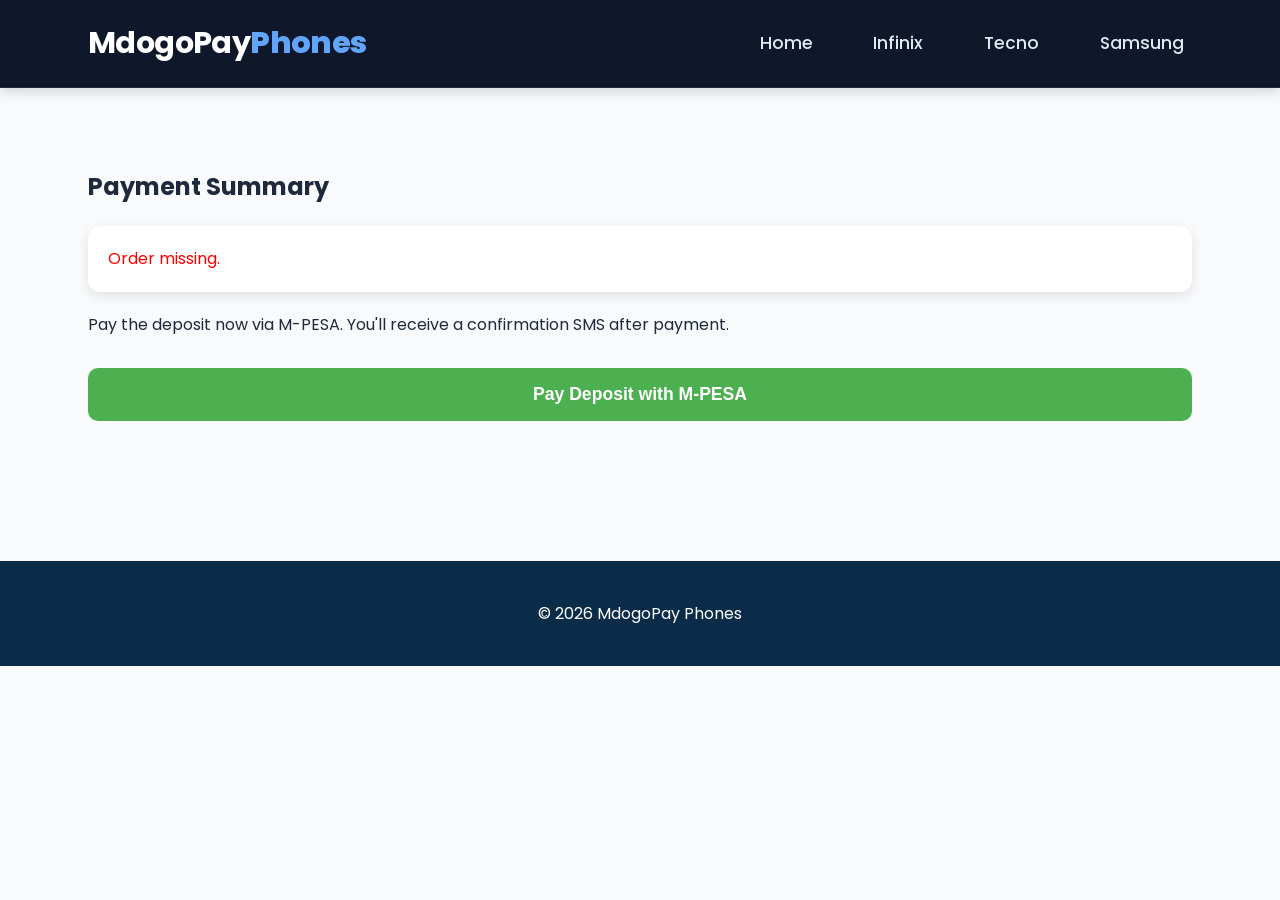
<file: phones/payment.html>
<!DOCTYPE html>
<html lang="en">
<head>
    <meta charset="UTF-8">
    <meta name="viewport" content="width=device-width, initial-scale=1.0">
    <title>Payment Summary | MdogoPay Phones</title>
    <link href="https://fonts.googleapis.com/css2?family=Poppins:wght@400;500;600;700&display=swap" rel="stylesheet">
    <link rel="stylesheet" href="../css/main.css">
</head>
<body>

<header class="header">
    <div class="container">
        <div class="nav-wrapper">
            <h1 class="logo">
                MdogoPay<span>Phones</span>
            </h1>

            <!-- Desktop Navigation -->
            <nav class="main-nav">
                <ul class="nav-links">
                    <li><a href="../index.html" class="nav-link">Home</a></li>
                    <li><a href="infinix.html" class="nav-link">Infinix</a></li>
                    <li><a href="tecno.html" class="nav-link">Tecno</a></li>
                    <li><a href="samsung.html" class="nav-link">Samsung</a></li>
                </ul>
            </nav>

            <!-- Hamburger Button (Mobile) -->
            <button class="hamburger" aria-label="Toggle Menu">
                <span></span>
                <span></span>
                <span></span>
            </button>
        </div>
    </div>
</header>

<section class="brands">
    <div class="container">
        <h2>Payment Summary</h2>

        <div id="payment-summary" style="background:#fff; padding:20px; border-radius:12px; margin:20px 0; box-shadow:0 4px 12px rgba(0,0,0,0.1);"></div>

        <p>Pay the deposit now via M-PESA. You'll receive a confirmation SMS after payment.</p>

       <button id="pay-deposit-btn" class="btn" style="background:#4caf50;">
  Pay Deposit with M-PESA
</button>

    </div>
</section>

<footer class="footer">
    <p>© 2026 MdogoPay Phones</p>
</footer>


<!-- PAYMENT STATUS MODAL -->
<div id="payment-modal" class="payment-modal hidden">
  <div class="payment-box">
    <div class="spinner" id="payment-spinner"></div>
    <h3 id="payment-title">Processing Payment</h3>
    <p id="payment-message">
      Please enter your M-PESA PIN on your phone.
    </p>
    <button id="payment-close-btn" class="btn hidden">
      Close
    </button>
  </div>
</div>


<script src="../js/main.js"></script>
</body>
</html>
</file>
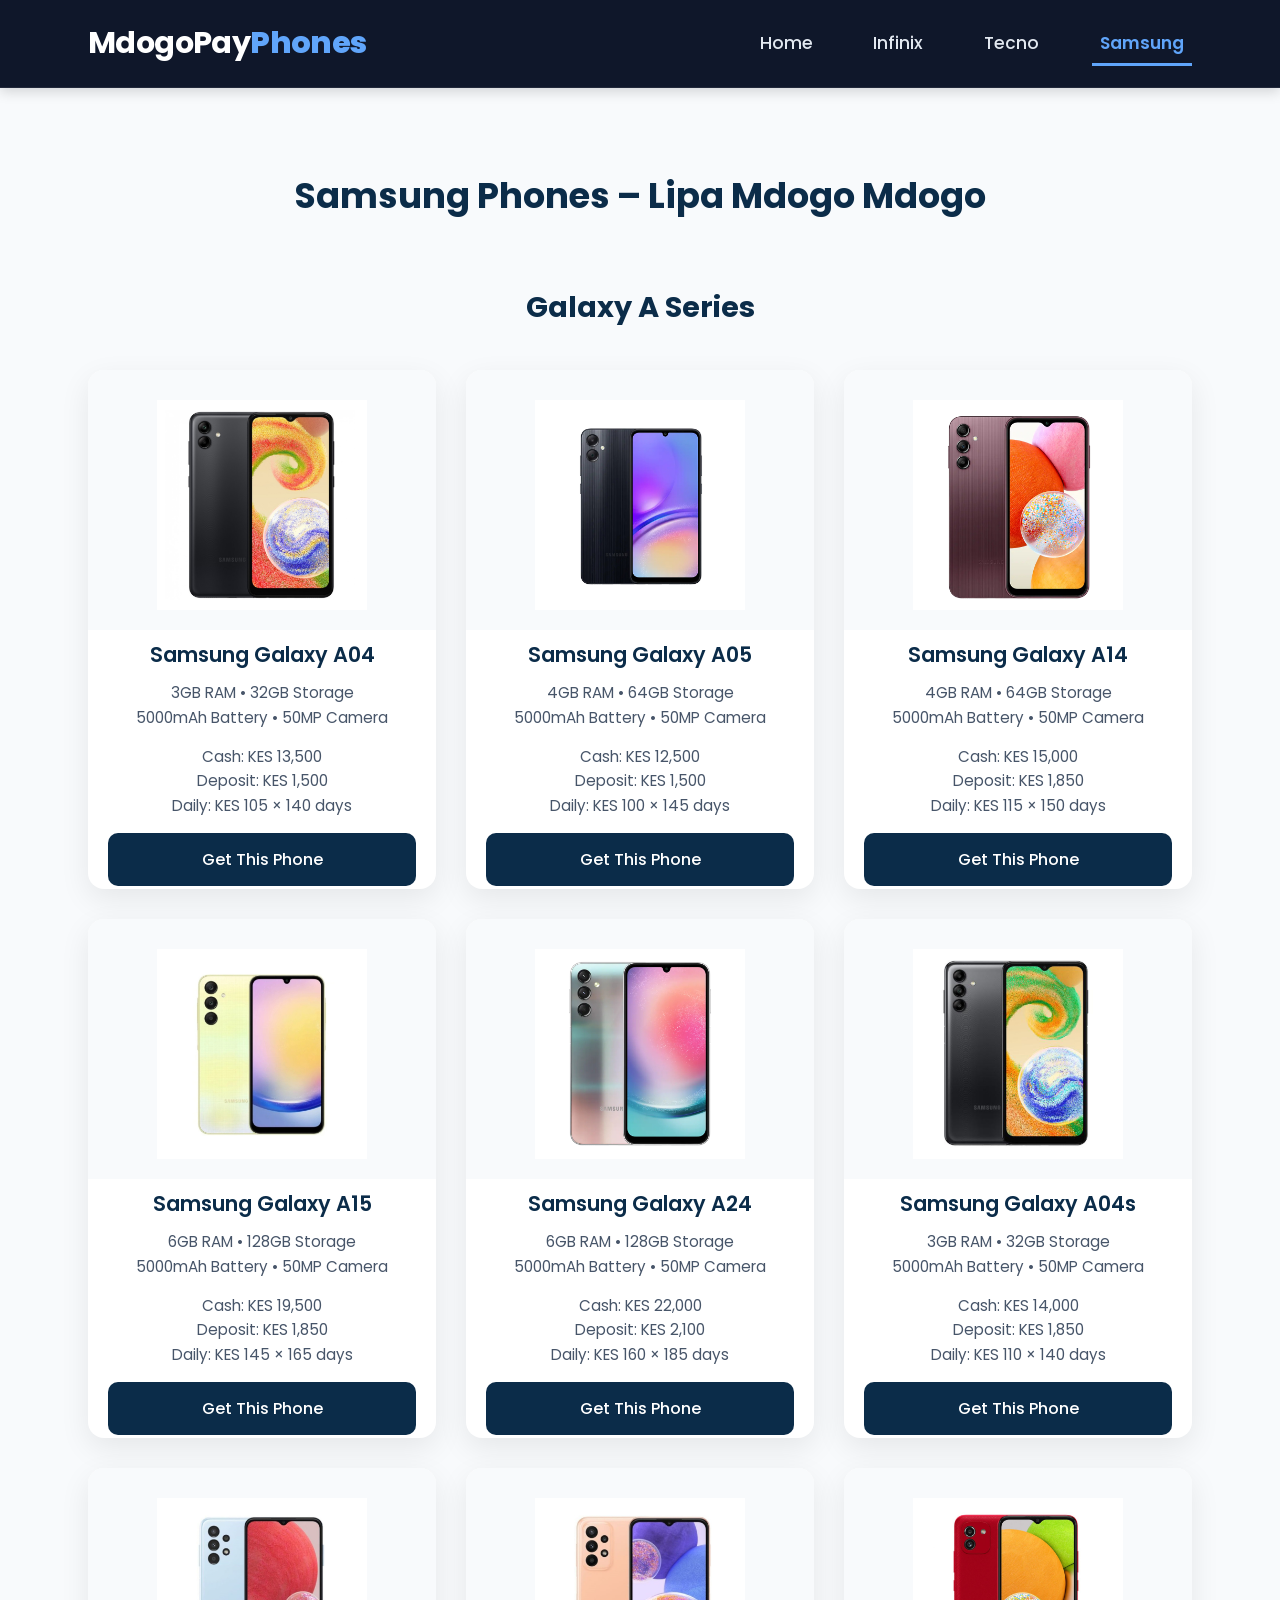
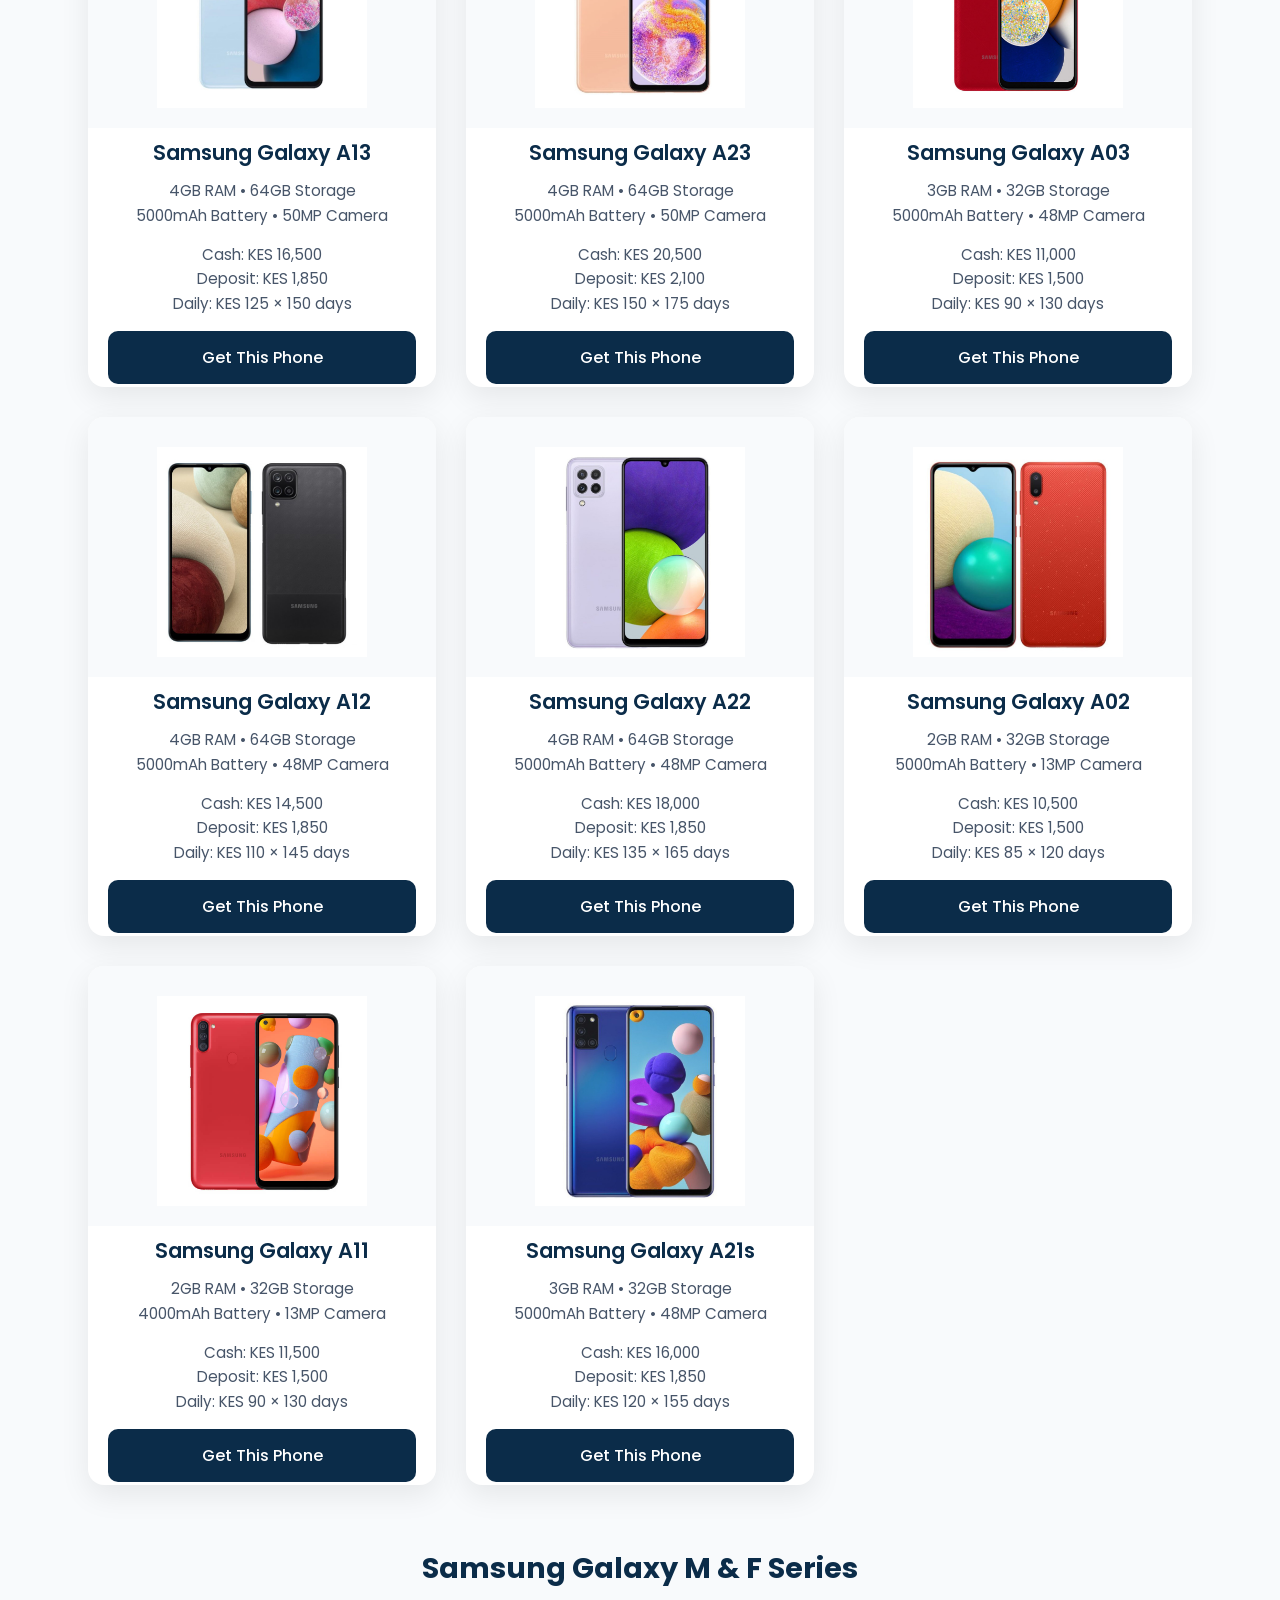
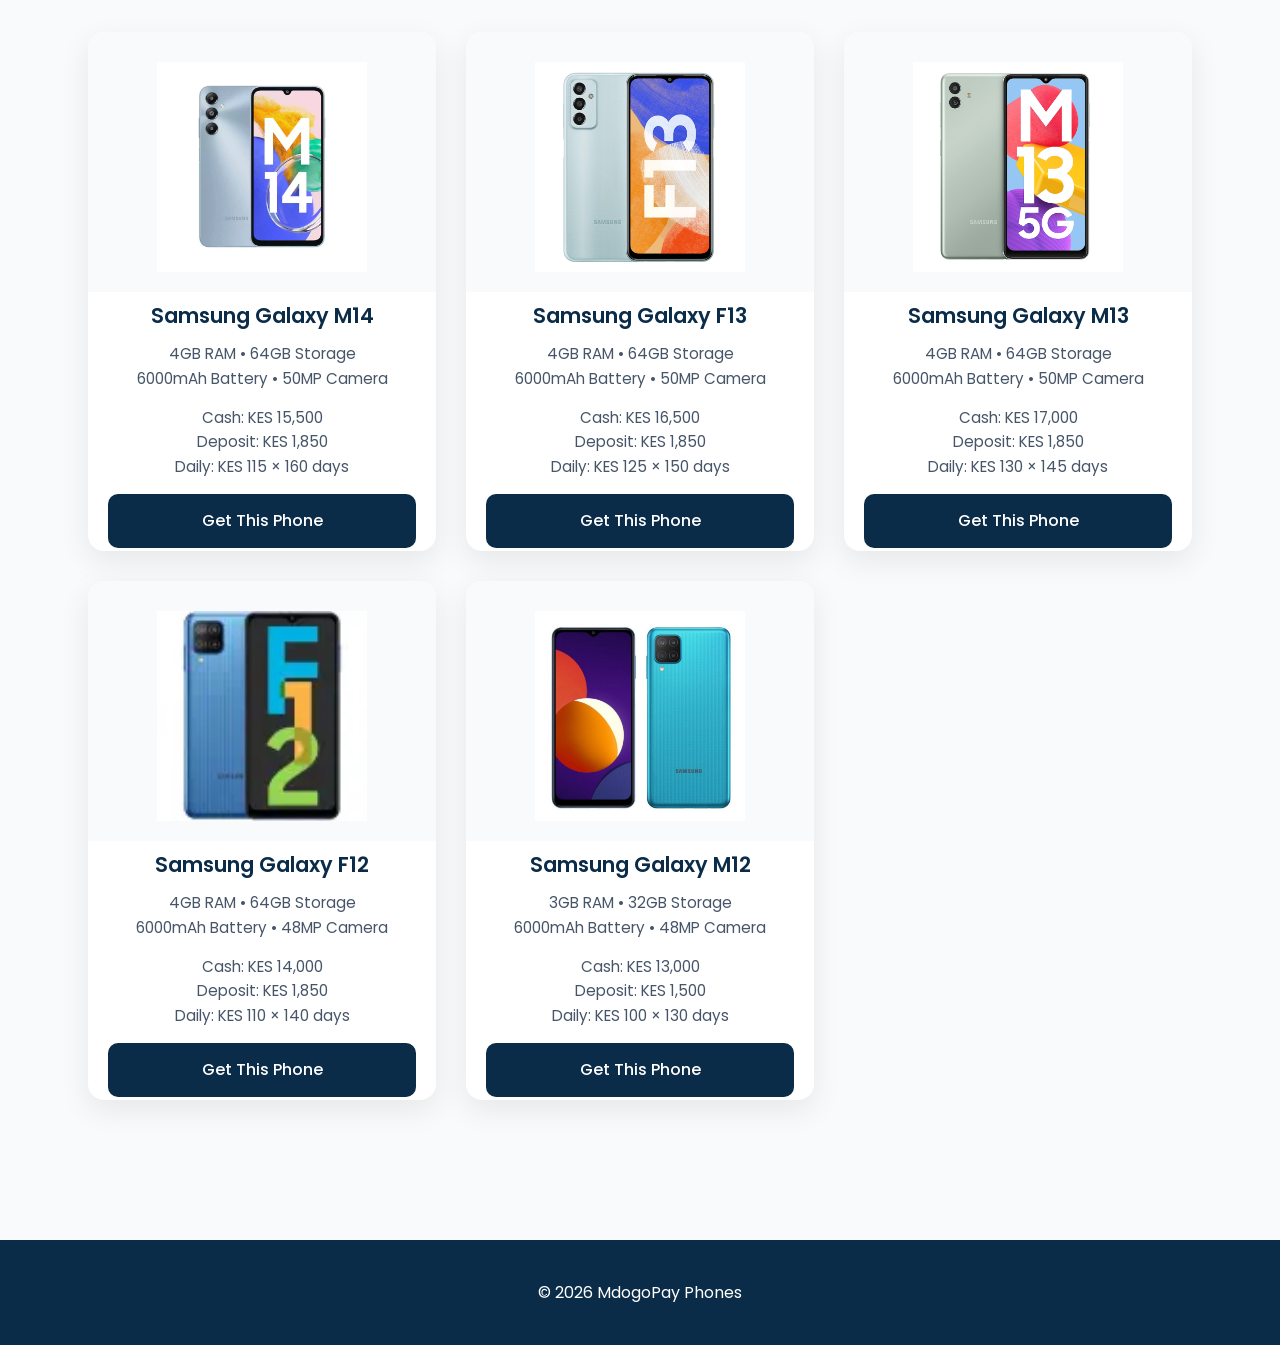
<file: phones/samsung.html>
<!DOCTYPE html>
<html lang="en">
<head>
    <meta charset="UTF-8">
    <title>Samsung Phones | Lipa Mdogo Mdogo</title>
    <meta name="viewport" content="width=device-width, initial-scale=1.0">
    <link href="https://fonts.googleapis.com/css2?family=Poppins:wght@400;500;600;700&display=swap" rel="stylesheet">
    <link rel="stylesheet" href="../css/main.css">
</head>
<body>

<header class="header">
    <div class="container">
        <div class="nav-wrapper">
            <h1 class="logo">
                MdogoPay<span>Phones</span>
            </h1>

            <!-- Desktop Navigation -->
            <nav class="main-nav">
                <ul class="nav-links">
                    <li><a href="../index.html" class="nav-link">Home</a></li>
                    <li><a href="infinix.html" class="nav-link">Infinix</a></li>
                    <li><a href="tecno.html" class="nav-link">Tecno</a></li>
                    <li><a href="samsung.html" class="nav-link">Samsung</a></li>
                </ul>
            </nav>

            <!-- Hamburger Button (Mobile) -->
            <button class="hamburger" aria-label="Toggle Menu">
                <span></span>
                <span></span>
                <span></span>
            </button>
        </div>
    </div>
</header>

    <section class="brands">
        <div class="container">
            <h3>Samsung Phones – Lipa Mdogo Mdogo</h3>

            <!-- GALAXY A SERIES -->
            <h4>Galaxy A Series</h4>
            <div class="brand-grid">
                <div class="brand-card">
                    <img src="../images/brands/Samsung Galaxy A04.jpg" alt="Samsung Galaxy A04">
                    <h5>Samsung Galaxy A04</h5>
                    <p>3GB RAM • 32GB Storage<br>5000mAh Battery • 50MP Camera</p>
                    <p>Cash: KES 13,500<br>Deposit: KES 1,500<br>Daily: KES 105 × 140 days</p>
                    <a href="form.html?id=samsung-galaxy-a04" class="btn-secondary">Get This Phone</a>
                </div>

                <div class="brand-card">
                    <img src="../images/brands/Samsung Galaxy A05.jpg" alt="Samsung Galaxy A05">
                    <h5>Samsung Galaxy A05</h5>
                    <p>4GB RAM • 64GB Storage<br>5000mAh Battery • 50MP Camera</p>
                    <p>Cash: KES 12,500<br>Deposit: KES 1,500<br>Daily: KES 100 × 145 days</p>
                    <a href="form.html?id=samsung-galaxy-a05" class="btn-secondary">Get This Phone</a>
                </div>

                <div class="brand-card">
                    <img src="../images/brands/Samsung Galaxy A14.jpg" alt="Samsung Galaxy A14">
                    <h5>Samsung Galaxy A14</h5>
                    <p>4GB RAM • 64GB Storage<br>5000mAh Battery • 50MP Camera</p>
                    <p>Cash: KES 15,000<br>Deposit: KES 1,850<br>Daily: KES 115 × 150 days</p>
                    <a href="form.html?id=samsung-galaxy-a14" class="btn-secondary">Get This Phone</a>
                </div>

                <div class="brand-card">
                    <img src="../images/brands/Samsung Galaxy A15.jpg" alt="Samsung Galaxy A15">
                    <h5>Samsung Galaxy A15</h5>
                    <p>6GB RAM • 128GB Storage<br>5000mAh Battery • 50MP Camera</p>
                    <p>Cash: KES 19,500<br>Deposit: KES 1,850<br>Daily: KES 145 × 165 days</p>
                    <a href="form.html?id=samsung-galaxy-a15" class="btn-secondary">Get This Phone</a>
                </div>

                <div class="brand-card">
                    <img src="../images/brands/Samsung Galaxy A24.jpg" alt="Samsung Galaxy A24">
                    <h5>Samsung Galaxy A24</h5>
                    <p>6GB RAM • 128GB Storage<br>5000mAh Battery • 50MP Camera</p>
                    <p>Cash: KES 22,000<br>Deposit: KES 2,100<br>Daily: KES 160 × 185 days</p>
                    <a href="form.html?id=samsung-galaxy-a24" class="btn-secondary">Get This Phone</a>
                </div>

                <div class="brand-card">
                    <img src="../images/brands/Samsung Galaxy A04s.jpg" alt="Samsung Galaxy A04s">
                    <h5>Samsung Galaxy A04s</h5>
                    <p>3GB RAM • 32GB Storage<br>5000mAh Battery • 50MP Camera</p>
                    <p>Cash: KES 14,000<br>Deposit: KES 1,850<br>Daily: KES 110 × 140 days</p>
                    <a href="form.html?id=samsung-galaxy-a04s" class="btn-secondary">Get This Phone</a>
                </div>

                <div class="brand-card">
                    <img src="../images/brands/Samsung Galaxy A13.jpg" alt="Samsung Galaxy A13">
                    <h5>Samsung Galaxy A13</h5>
                    <p>4GB RAM • 64GB Storage<br>5000mAh Battery • 50MP Camera</p>
                    <p>Cash: KES 16,500<br>Deposit: KES 1,850<br>Daily: KES 125 × 150 days</p>
                    <a href="form.html?id=samsung-galaxy-a13" class="btn-secondary">Get This Phone</a>
                </div>

                <div class="brand-card">
                    <img src="../images/brands/Samsung Galaxy A23.jpg" alt="Samsung Galaxy A23">
                    <h5>Samsung Galaxy A23</h5>
                    <p>4GB RAM • 64GB Storage<br>5000mAh Battery • 50MP Camera</p>
                    <p>Cash: KES 20,500<br>Deposit: KES 2,100<br>Daily: KES 150 × 175 days</p>
                    <a href="form.html?id=samsung-galaxy-a23" class="btn-secondary">Get This Phone</a>
                </div>

                <div class="brand-card">
                    <img src="../images/brands/Samsung Galaxy A03.jpg" alt="Samsung Galaxy A03">
                    <h5>Samsung Galaxy A03</h5>
                    <p>3GB RAM • 32GB Storage<br>5000mAh Battery • 48MP Camera</p>
                    <p>Cash: KES 11,000<br>Deposit: KES 1,500<br>Daily: KES 90 × 130 days</p>
                    <a href="form.html?id=samsung-galaxy-a03" class="btn-secondary">Get This Phone</a>
                </div>

                <div class="brand-card">
                    <img src="../images/brands/Samsung Galaxy A12.jpg" alt="Samsung Galaxy A12">
                    <h5>Samsung Galaxy A12</h5>
                    <p>4GB RAM • 64GB Storage<br>5000mAh Battery • 48MP Camera</p>
                    <p>Cash: KES 14,500<br>Deposit: KES 1,850<br>Daily: KES 110 × 145 days</p>
                    <a href="form.html?id=samsung-galaxy-a12" class="btn-secondary">Get This Phone</a>
                </div>

                <div class="brand-card">
                    <img src="../images/brands/Samsung Galaxy A22.jpg" alt="Samsung Galaxy A22">
                    <h5>Samsung Galaxy A22</h5>
                    <p>4GB RAM • 64GB Storage<br>5000mAh Battery • 48MP Camera</p>
                    <p>Cash: KES 18,000<br>Deposit: KES 1,850<br>Daily: KES 135 × 165 days</p>
                    <a href="form.html?id=samsung-galaxy-a22" class="btn-secondary">Get This Phone</a>
                </div>

                <div class="brand-card">
                    <img src="../images/brands/Samsung Galaxy A02.jpg" alt="Samsung Galaxy A02">
                    <h5>Samsung Galaxy A02</h5>
                    <p>2GB RAM • 32GB Storage<br>5000mAh Battery • 13MP Camera</p>
                    <p>Cash: KES 10,500<br>Deposit: KES 1,500<br>Daily: KES 85 × 120 days</p>
                    <a href="form.html?id=samsung-galaxy-a02" class="btn-secondary">Get This Phone</a>
                </div>

                <div class="brand-card">
                    <img src="../images/brands/Samsung Galaxy A11.jpg" alt="Samsung Galaxy A11">
                    <h5>Samsung Galaxy A11</h5>
                    <p>2GB RAM • 32GB Storage<br>4000mAh Battery • 13MP Camera</p>
                    <p>Cash: KES 11,500<br>Deposit: KES 1,500<br>Daily: KES 90 × 130 days</p>
                    <a href="form.html?id=samsung-galaxy-a11" class="btn-secondary">Get This Phone</a>
                </div>

                <div class="brand-card">
                    <img src="../images/brands/Samsung Galaxy A21s.jpg" alt="Samsung Galaxy A21s">
                    <h5>Samsung Galaxy A21s</h5>
                    <p>3GB RAM • 32GB Storage<br>5000mAh Battery • 48MP Camera</p>
                    <p>Cash: KES 16,000<br>Deposit: KES 1,850<br>Daily: KES 120 × 155 days</p>
                    <a href="form.html?id=samsung-galaxy-a21s" class="btn-secondary">Get This Phone</a>
                </div>
            </div>

            <!-- GALAXY M & F SERIES -->
            <h4>Samsung Galaxy M & F Series</h4>
            <div class="brand-grid">
                <div class="brand-card">
                    <img src="../images/brands/Samsung Galaxy M14.jpg" alt="Samsung Galaxy M14">
                    <h5>Samsung Galaxy M14</h5>
                    <p>4GB RAM • 64GB Storage<br>6000mAh Battery • 50MP Camera</p>
                    <p>Cash: KES 15,500<br>Deposit: KES 1,850<br>Daily: KES 115 × 160 days</p>
                    <a href="form.html?id=samsung-galaxy-m14" class="btn-secondary">Get This Phone</a>
                </div>

                <div class="brand-card">
                    <img src="../images/brands/Samsung Galaxy F13.jpg" alt="Samsung Galaxy F13">
                    <h5>Samsung Galaxy F13</h5>
                    <p>4GB RAM • 64GB Storage<br>6000mAh Battery • 50MP Camera</p>
                    <p>Cash: KES 16,500<br>Deposit: KES 1,850<br>Daily: KES 125 × 150 days</p>
                    <a href="form.html?id=samsung-galaxy-f13" class="btn-secondary">Get This Phone</a>
                </div>

                <div class="brand-card">
                    <img src="../images/brands/Samsung Galaxy M13.jpg" alt="Samsung Galaxy M13">
                    <h5>Samsung Galaxy M13</h5>
                    <p>4GB RAM • 64GB Storage<br>6000mAh Battery • 50MP Camera</p>
                    <p>Cash: KES 17,000<br>Deposit: KES 1,850<br>Daily: KES 130 × 145 days</p>
                    <a href="form.html?id=samsung-galaxy-m13" class="btn-secondary">Get This Phone</a>
                </div>

                <div class="brand-card">
                    <img src="../images/brands/Samsung Galaxy F12.webp" alt="Samsung Galaxy F12">
                    <h5>Samsung Galaxy F12</h5>
                    <p>4GB RAM • 64GB Storage<br>6000mAh Battery • 48MP Camera</p>
                    <p>Cash: KES 14,000<br>Deposit: KES 1,850<br>Daily: KES 110 × 140 days</p>
                    <a href="form.html?id=samsung-galaxy-f12" class="btn-secondary">Get This Phone</a>
                </div>

                <div class="brand-card">
                    <img src="../images/brands/Samsung Galaxy M12.jpg" alt="Samsung Galaxy M12">
                    <h5>Samsung Galaxy M12</h5>
                    <p>3GB RAM • 32GB Storage<br>6000mAh Battery • 48MP Camera</p>
                    <p>Cash: KES 13,000<br>Deposit: KES 1,500<br>Daily: KES 100 × 130 days</p>
                    <a href="form.html?id=samsung-galaxy-m12" class="btn-secondary">Get This Phone</a>
                </div>
            </div>

        </div>
    </section>

    <footer class="footer">
        <p>© 2026 MdogoPay Phones</p>
    </footer>

    <script src="../js/main.js"></script>
</body>
</html>
</file>
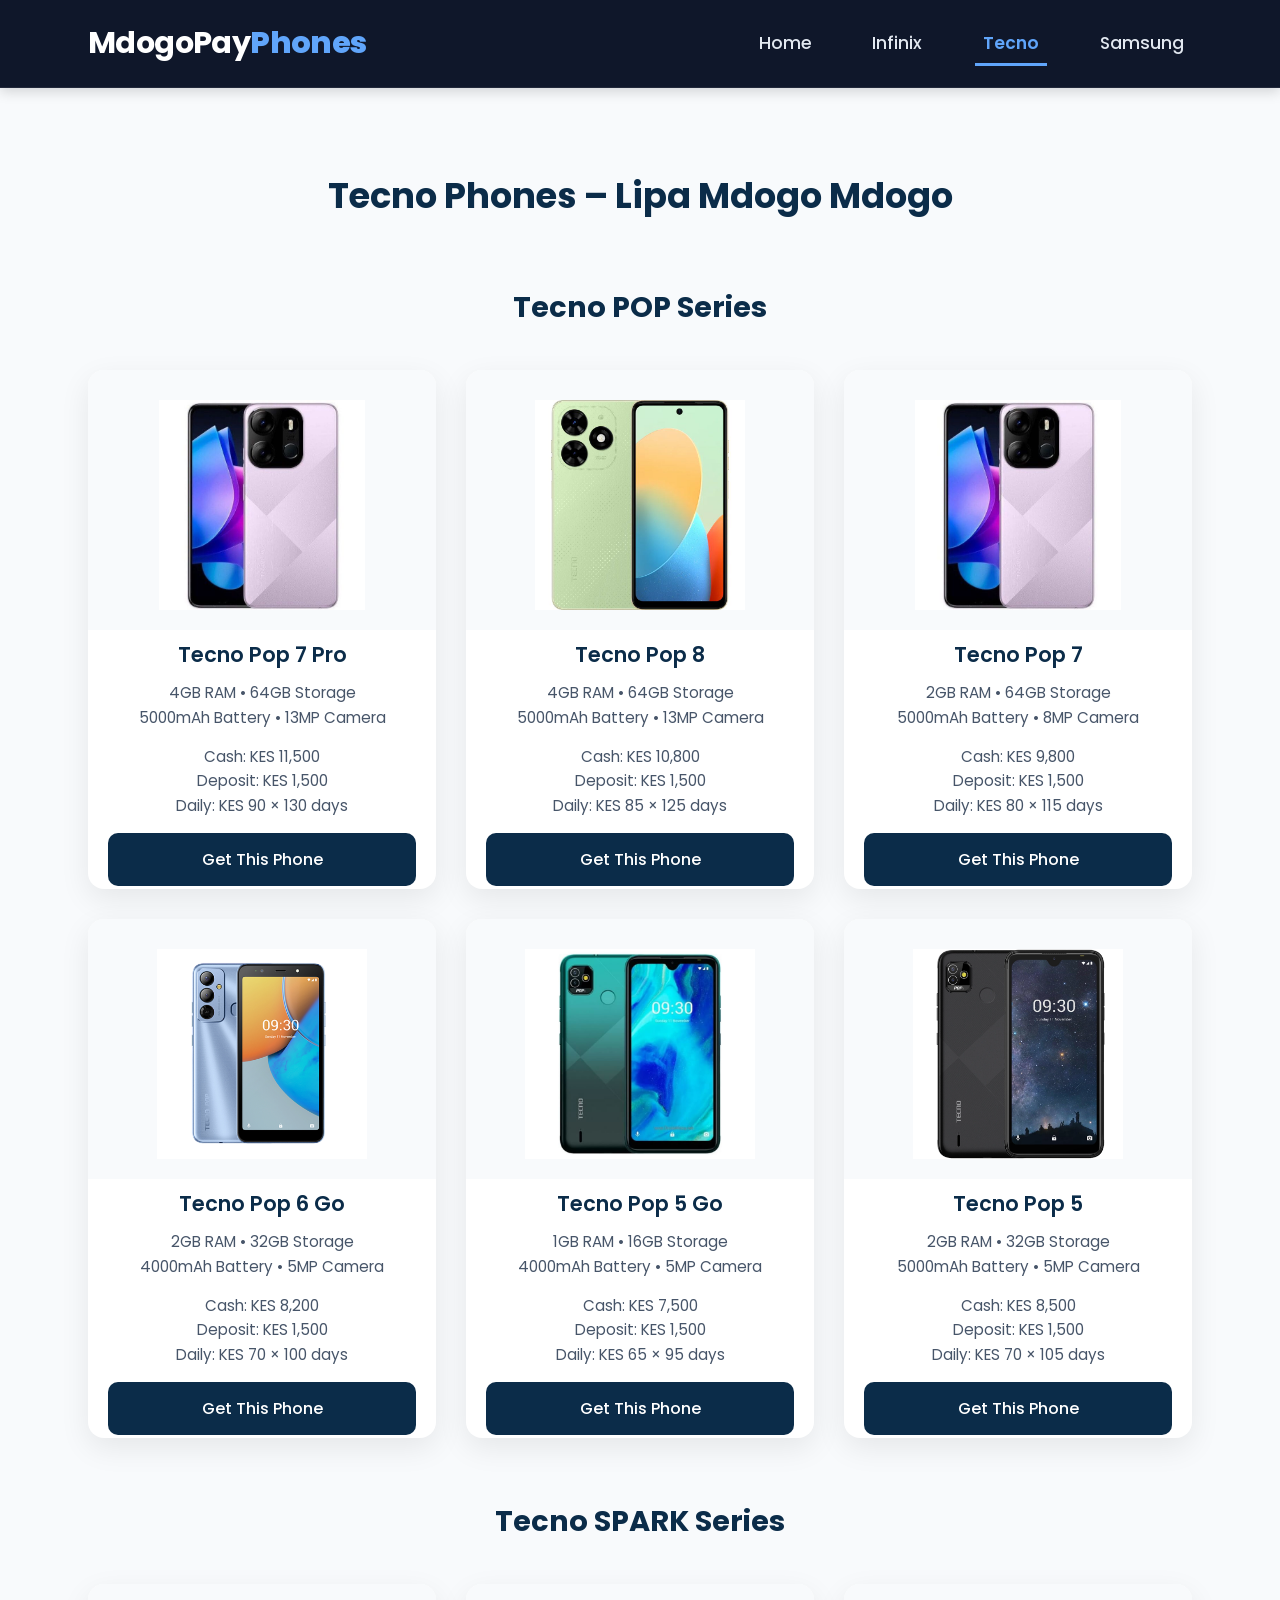
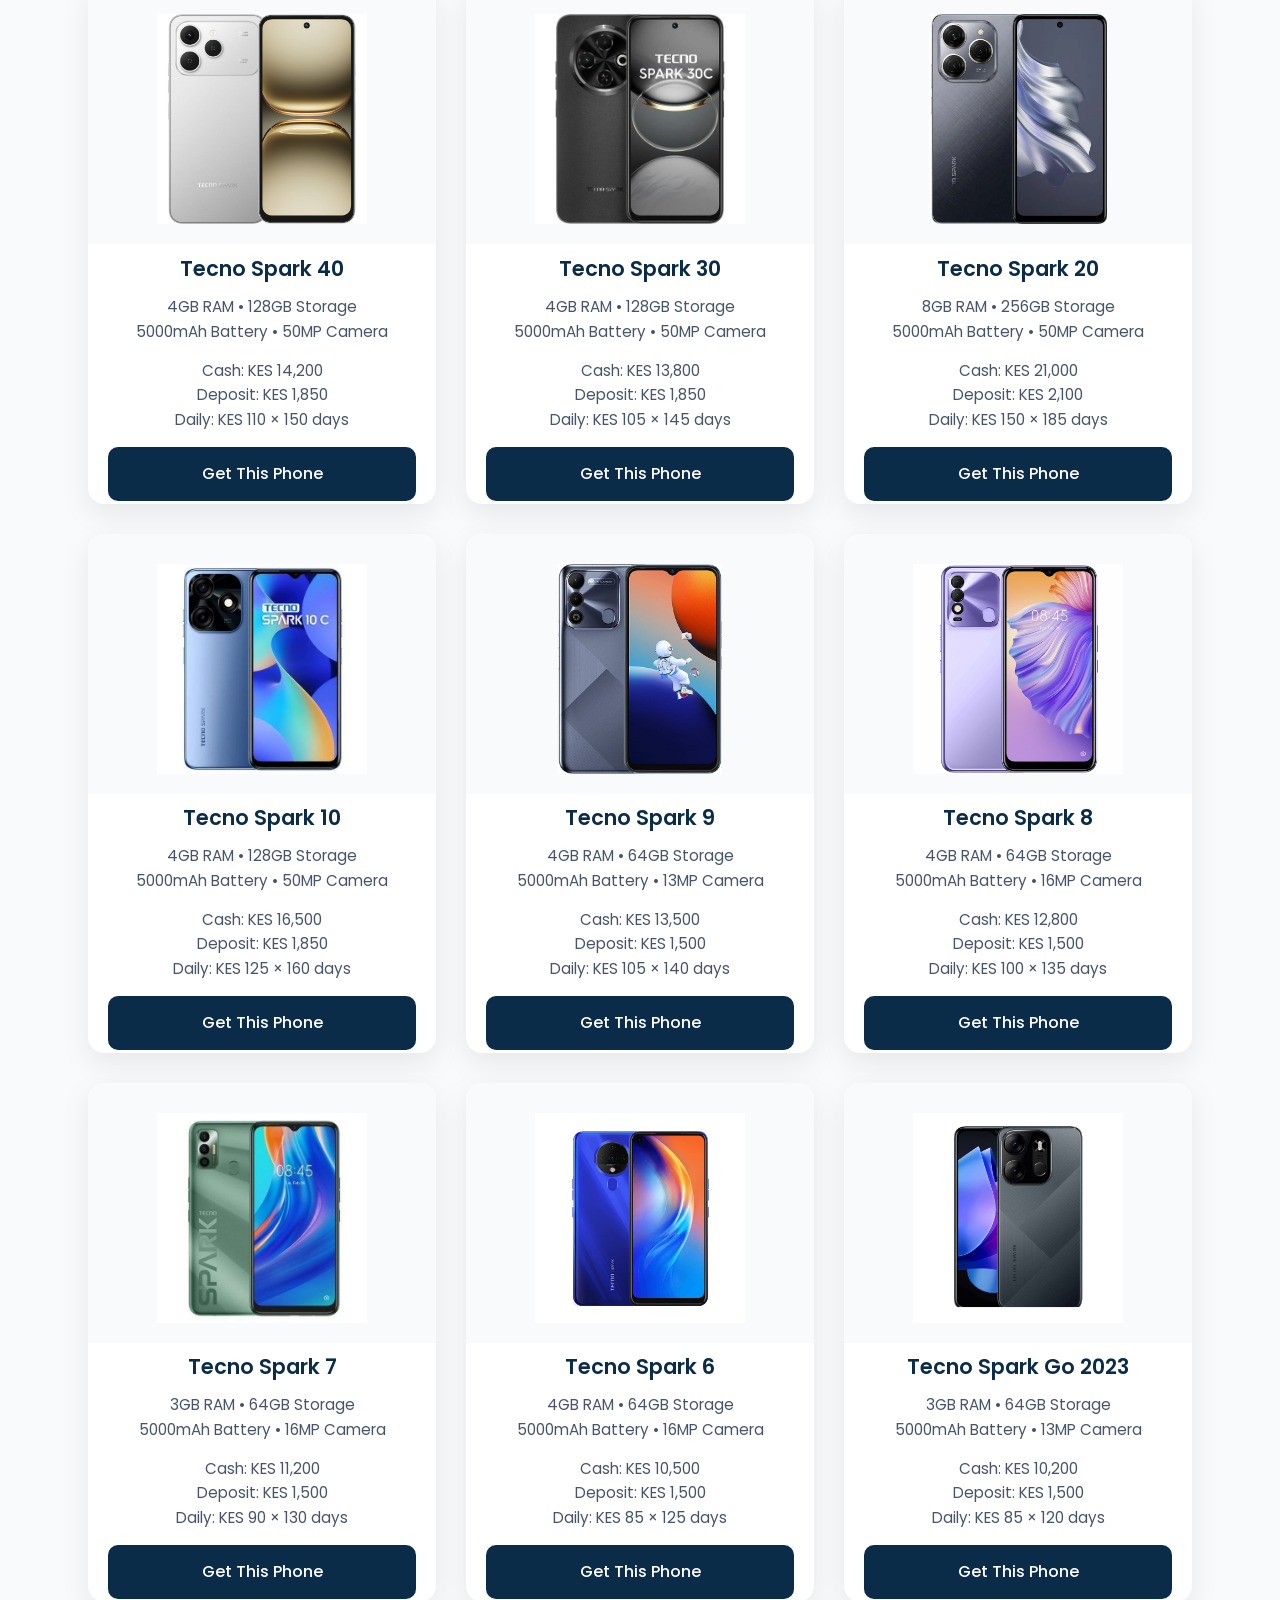
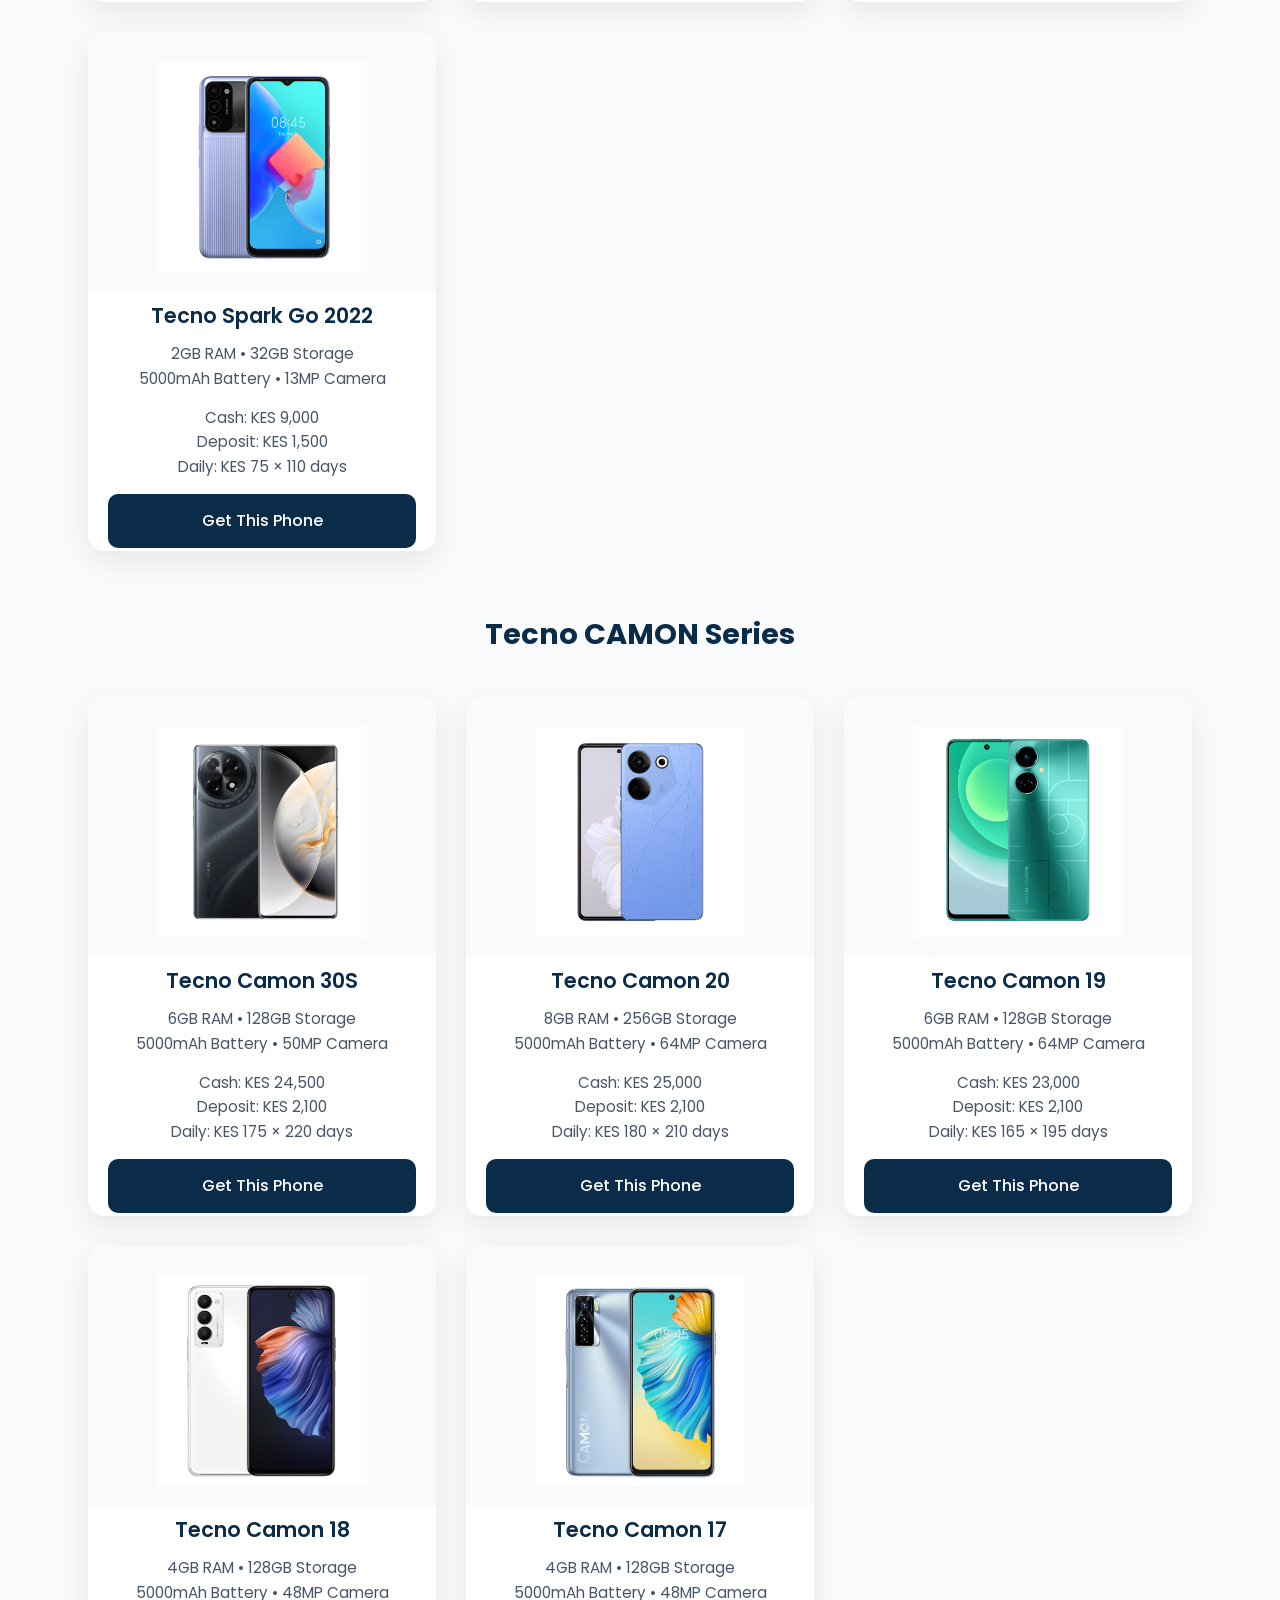
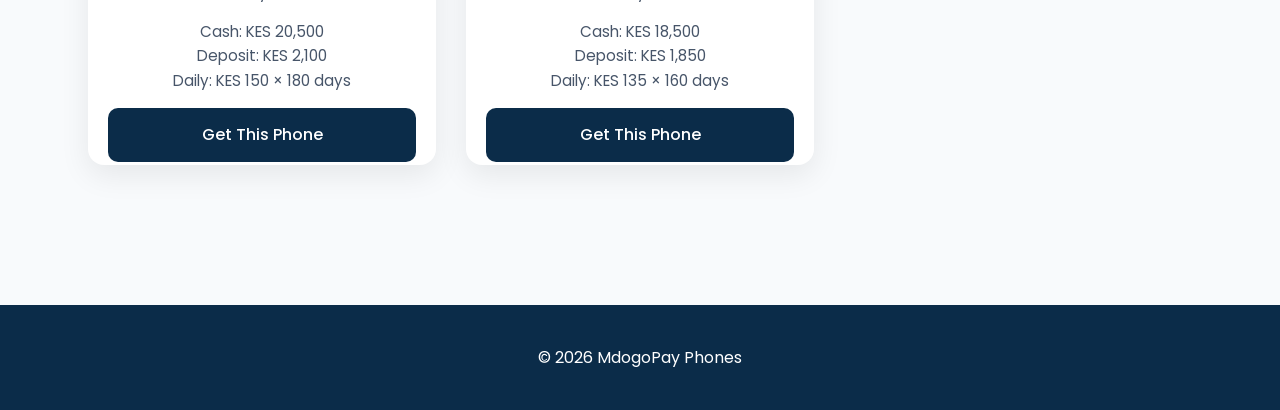
<file: phones/tecno.html>
<!DOCTYPE html>
<html lang="en">
<head>
    <meta charset="UTF-8">
    <title>Tecno Phones | Lipa Mdogo Mdogo</title>
    <meta name="viewport" content="width=device-width, initial-scale=1.0">
    <link href="https://fonts.googleapis.com/css2?family=Poppins:wght@400;500;600;700&display=swap" rel="stylesheet">
    <link rel="stylesheet" href="../css/main.css">
</head>
<body>

   <header class="header">
    <div class="container">
        <div class="nav-wrapper">
            <h1 class="logo">
                MdogoPay<span>Phones</span>
            </h1>

            <!-- Desktop Navigation -->
            <nav class="main-nav">
                <ul class="nav-links">
                    <li><a href="../index.html" class="nav-link">Home</a></li>
                    <li><a href="infinix.html" class="nav-link">Infinix</a></li>
                    <li><a href="tecno.html" class="nav-link">Tecno</a></li>
                    <li><a href="samsung.html" class="nav-link">Samsung</a></li>
                </ul>
            </nav>

            <!-- Hamburger Button (Mobile) -->
            <button class="hamburger" aria-label="Toggle Menu">
                <span></span>
                <span></span>
                <span></span>
            </button>
        </div>
    </div>
</header>

    <section class="brands">
        <div class="container">
            <h3>Tecno Phones – Lipa Mdogo Mdogo</h3>

            <!-- POP SERIES -->
            <h4>Tecno POP Series</h4>
            <div class="brand-grid">
                <div class="brand-card">
                    <img src="../images/brands/Tecno Pop 7 Pro.jpg" alt="Tecno Pop 7 Pro">
                    <h5>Tecno Pop 7 Pro</h5>
                    <p>4GB RAM • 64GB Storage<br>5000mAh Battery • 13MP Camera</p>
                    <p>Cash: KES 11,500<br>Deposit: KES 1,500<br>Daily: KES 90 × 130 days</p>
                    <a href="form.html?id=tecno-pop-7-pro" class="btn-secondary">Get This Phone</a>
                </div>

                <div class="brand-card">
                    <img src="../images/brands/Tecno Pop 8.jpg" alt="Tecno Pop 8">
                    <h5>Tecno Pop 8</h5>
                    <p>4GB RAM • 64GB Storage<br>5000mAh Battery • 13MP Camera</p>
                    <p>Cash: KES 10,800<br>Deposit: KES 1,500<br>Daily: KES 85 × 125 days</p>
                    <a href="form.html?id=tecno-pop-8" class="btn-secondary">Get This Phone</a>
                </div>

                <div class="brand-card">
                    <img src="../images/brands/Tecno Pop 7.jpg" alt="Tecno Pop 7">
                    <h5>Tecno Pop 7</h5>
                    <p>2GB RAM • 64GB Storage<br>5000mAh Battery • 8MP Camera</p>
                    <p>Cash: KES 9,800<br>Deposit: KES 1,500<br>Daily: KES 80 × 115 days</p>
                    <a href="form.html?id=tecno-pop-7" class="btn-secondary">Get This Phone</a>
                </div>

                <div class="brand-card">
                    <img src="../images/brands/Tecno Pop 6 Go.jpg" alt="Tecno Pop 6 Go">
                    <h5>Tecno Pop 6 Go</h5>
                    <p>2GB RAM • 32GB Storage<br>4000mAh Battery • 5MP Camera</p>
                    <p>Cash: KES 8,200<br>Deposit: KES 1,500<br>Daily: KES 70 × 100 days</p>
                    <a href="form.html?id=tecno-pop-6-go" class="btn-secondary">Get This Phone</a>
                </div>

                <div class="brand-card">
                    <img src="../images/brands/Tecno Pop 5 Go.jpg" alt="Tecno Pop 5 Go">
                    <h5>Tecno Pop 5 Go</h5>
                    <p>1GB RAM • 16GB Storage<br>4000mAh Battery • 5MP Camera</p>
                    <p>Cash: KES 7,500<br>Deposit: KES 1,500<br>Daily: KES 65 × 95 days</p>
                    <a href="form.html?id=tecno-pop-5-go" class="btn-secondary">Get This Phone</a>
                </div>

                <div class="brand-card">
                    <img src="../images/brands/Tecno Pop 5.webp" alt="Tecno Pop 5">
                    <h5>Tecno Pop 5</h5>
                    <p>2GB RAM • 32GB Storage<br>5000mAh Battery • 5MP Camera</p>
                    <p>Cash: KES 8,500<br>Deposit: KES 1,500<br>Daily: KES 70 × 105 days</p>
                    <a href="form.html?id=tecno-pop-5" class="btn-secondary">Get This Phone</a>
                </div>
            </div>

            <!-- SPARK SERIES -->
            <h4>Tecno SPARK Series</h4>
            <div class="brand-grid">
                <div class="brand-card">
                    <img src="../images/brands/Tecno Spark 40.jpg" alt="Tecno Spark 40">
                    <h5>Tecno Spark 40</h5>
                    <p>4GB RAM • 128GB Storage<br>5000mAh Battery • 50MP Camera</p>
                    <p>Cash: KES 14,200<br>Deposit: KES 1,850<br>Daily: KES 110 × 150 days</p>
                    <a href="form.html?id=tecno-spark-40" class="btn-secondary">Get This Phone</a>
                </div>

                <div class="brand-card">
                    <img src="../images/brands/Tecno Spark 30.jpg" alt="Tecno Spark 30">
                    <h5>Tecno Spark 30</h5>
                    <p>4GB RAM • 128GB Storage<br>5000mAh Battery • 50MP Camera</p>
                    <p>Cash: KES 13,800<br>Deposit: KES 1,850<br>Daily: KES 105 × 145 days</p>
                    <a href="form.html?id=tecno-spark-30" class="btn-secondary">Get This Phone</a>
                </div>

                <div class="brand-card">
                    <img src="../images/brands/Tecno Spark 20.jpg" alt="Tecno Spark 20">
                    <h5>Tecno Spark 20</h5>
                    <p>8GB RAM • 256GB Storage<br>5000mAh Battery • 50MP Camera</p>
                    <p>Cash: KES 21,000<br>Deposit: KES 2,100<br>Daily: KES 150 × 185 days</p>
                    <a href="form.html?id=tecno-spark-20" class="btn-secondary">Get This Phone</a>
                </div>

                <div class="brand-card">
                    <img src="../images/brands/Tecno Spark 10.jpg" alt="Tecno Spark 10">
                    <h5>Tecno Spark 10</h5>
                    <p>4GB RAM • 128GB Storage<br>5000mAh Battery • 50MP Camera</p>
                    <p>Cash: KES 16,500<br>Deposit: KES 1,850<br>Daily: KES 125 × 160 days</p>
                    <a href="form.html?id=tecno-spark-10" class="btn-secondary">Get This Phone</a>
                </div>

                <div class="brand-card">
                    <img src="../images/brands/Tecno Spark 9.jpg" alt="Tecno Spark 9">
                    <h5>Tecno Spark 9</h5>
                    <p>4GB RAM • 64GB Storage<br>5000mAh Battery • 13MP Camera</p>
                    <p>Cash: KES 13,500<br>Deposit: KES 1,500<br>Daily: KES 105 × 140 days</p>
                    <a href="form.html?id=tecno-spark-9" class="btn-secondary">Get This Phone</a>
                </div>

                <div class="brand-card">
                    <img src="../images/brands/Tecno Spark 8.webp" alt="Tecno Spark 8">
                    <h5>Tecno Spark 8</h5>
                    <p>4GB RAM • 64GB Storage<br>5000mAh Battery • 16MP Camera</p>
                    <p>Cash: KES 12,800<br>Deposit: KES 1,500<br>Daily: KES 100 × 135 days</p>
                    <a href="form.html?id=tecno-spark-8" class="btn-secondary">Get This Phone</a>
                </div>

                <div class="brand-card">
                    <img src="../images/brands/Tecno Spark 7.jpg" alt="Tecno Spark 7">
                    <h5>Tecno Spark 7</h5>
                    <p>3GB RAM • 64GB Storage<br>5000mAh Battery • 16MP Camera</p>
                    <p>Cash: KES 11,200<br>Deposit: KES 1,500<br>Daily: KES 90 × 130 days</p>
                    <a href="form.html?id=tecno-spark-7" class="btn-secondary">Get This Phone</a>
                </div>

                <div class="brand-card">
                    <img src="../images/brands/Tecno Spark 6.jpg" alt="Tecno Spark 6">
                    <h5>Tecno Spark 6</h5>
                    <p>4GB RAM • 64GB Storage<br>5000mAh Battery • 16MP Camera</p>
                    <p>Cash: KES 10,500<br>Deposit: KES 1,500<br>Daily: KES 85 × 125 days</p>
                    <a href="form.html?id=tecno-spark-6" class="btn-secondary">Get This Phone</a>
                </div>

                <div class="brand-card">
                    <img src="../images/brands/Tecno Spark Go 2023.jpg" alt="Tecno Spark Go 2023">
                    <h5>Tecno Spark Go 2023</h5>
                    <p>3GB RAM • 64GB Storage<br>5000mAh Battery • 13MP Camera</p>
                    <p>Cash: KES 10,200<br>Deposit: KES 1,500<br>Daily: KES 85 × 120 days</p>
                    <a href="form.html?id=tecno-spark-go-2023" class="btn-secondary">Get This Phone</a>
                </div>

                <div class="brand-card">
                    <img src="../images/brands/Tecno Spark Go 2022.jpg" alt="Tecno Spark Go 2022">
                    <h5>Tecno Spark Go 2022</h5>
                    <p>2GB RAM • 32GB Storage<br>5000mAh Battery • 13MP Camera</p>
                    <p>Cash: KES 9,000<br>Deposit: KES 1,500<br>Daily: KES 75 × 110 days</p>
                    <a href="form.html?id=tecno-spark-go-2022" class="btn-secondary">Get This Phone</a>
                </div>
            </div>

            <!-- CAMON SERIES -->
            <h4>Tecno CAMON Series</h4>
            <div class="brand-grid">
                <div class="brand-card">
                    <img src="../images/brands/Tecno Camon 30S.jpg" alt="Tecno Camon 30S">
                    <h5>Tecno Camon 30S</h5>
                    <p>6GB RAM • 128GB Storage<br>5000mAh Battery • 50MP Camera</p>
                    <p>Cash: KES 24,500<br>Deposit: KES 2,100<br>Daily: KES 175 × 220 days</p>
                    <a href="form.html?id=tecno-camon-30s" class="btn-secondary">Get This Phone</a>
                </div>

                <div class="brand-card">
                    <img src="../images/brands/Tecno Camon 20.jpg" alt="Tecno Camon 20">
                    <h5>Tecno Camon 20</h5>
                    <p>8GB RAM • 256GB Storage<br>5000mAh Battery • 64MP Camera</p>
                    <p>Cash: KES 25,000<br>Deposit: KES 2,100<br>Daily: KES 180 × 210 days</p>
                    <a href="form.html?id=tecno-camon-20" class="btn-secondary">Get This Phone</a>
                </div>

                <div class="brand-card">
                    <img src="../images/brands/Tecno Camon 19.jpg" alt="Tecno Camon 19">
                    <h5>Tecno Camon 19</h5>
                    <p>6GB RAM • 128GB Storage<br>5000mAh Battery • 64MP Camera</p>
                    <p>Cash: KES 23,000<br>Deposit: KES 2,100<br>Daily: KES 165 × 195 days</p>
                    <a href="form.html?id=tecno-camon-19" class="btn-secondary">Get This Phone</a>
                </div>

                <div class="brand-card">
                    <img src="../images/brands/Tecno Camon 18.jpg" alt="Tecno Camon 18">
                    <h5>Tecno Camon 18</h5>
                    <p>4GB RAM • 128GB Storage<br>5000mAh Battery • 48MP Camera</p>
                    <p>Cash: KES 20,500<br>Deposit: KES 2,100<br>Daily: KES 150 × 180 days</p>
                    <a href="form.html?id=tecno-camon-18" class="btn-secondary">Get This Phone</a>
                </div>

                <div class="brand-card">
                    <img src="../images/brands/Tecno Camon 17.jpg" alt="Tecno Camon 17">
                    <h5>Tecno Camon 17</h5>
                    <p>4GB RAM • 128GB Storage<br>5000mAh Battery • 48MP Camera</p>
                    <p>Cash: KES 18,500<br>Deposit: KES 1,850<br>Daily: KES 135 × 160 days</p>
                    <a href="form.html?id=tecno-camon-17" class="btn-secondary">Get This Phone</a>
                </div>
            </div>

        </div>
    </section>

    <footer class="footer">
        <p>© 2026 MdogoPay Phones</p>
    </footer>

    <script src="../js/main.js"></script>
</body>
</html>
</file>
<file: css/main.css>
/* RESET & BASE */
* {
  margin: 0;
  padding: 0;
  box-sizing: border-box;
}

html {
  scroll-behavior: smooth;
}

body {
  font-family: 'Poppins', sans-serif;
  background: #f8fafc;
  color: #1e293b;
  line-height: 1.6;
}

/* CONTAINER */
.container {
  width: 90%;
  max-width: 1280px;
  margin: 0 auto;
  padding: 0 20px;
}




/* ================= HEADER & NAVIGATION (Fixed & Improved) ================= */
.header {
    background: #0f172a;
    color: white;
    padding: 1.2rem 0;
    position: sticky;
    top: 0;
    z-index: 1000;
    box-shadow: 0 4px 12px rgba(0,0,0,0.15);
    border-bottom: 1px solid rgba(255,255,255,0.08);
}

.container {
    max-width: 1280px;
    margin: 0 auto;
    padding: 0 1.5rem;
}

.nav-wrapper {
    display: flex;
    justify-content: space-between;
    align-items: center;
    position: relative;
}

.logo {
    font-size: 1.9rem;
    font-weight: 700;
    margin: 0;
    letter-spacing: -0.6px;
}

.logo span {
    color: #60a5fa;
    font-weight: 800;
}

/* Desktop Navigation */
.main-nav .nav-links {
    display: flex;
    list-style: none;
    margin: 0;
    padding: 0;
    gap: 2.8rem;
}

.nav-link {
    color: #e2e8f0;
    text-decoration: none;
    font-weight: 500;
    font-size: 1.08rem;
    padding: 0.7rem 0.5rem;
    transition: all 0.3s ease;
    position: relative;
}

.nav-link:hover,
.nav-link.active {
    color: #60a5fa;
}

.nav-link::after {
    content: '';
    position: absolute;
    width: 0;
    height: 3px;
    bottom: 0;
    left: 50%;
    background-color: #60a5fa;
    transition: width 0.4s ease, left 0.4s ease;
}

.nav-link:hover::after,
.nav-link.active::after {
    width: 100%;
    left: 0;
}

/* Hamburger Button */
.hamburger {
    display: none;
    flex-direction: column;
    justify-content: space-between;
    width: 34px;
    height: 26px;
    background: none;
    border: none;
    cursor: pointer;
    z-index: 1100;
}

.hamburger span {
    width: 100%;
    height: 3.5px;
    background: white;
    border-radius: 2px;
    transition: all 0.35s ease;
}

.hamburger.active span:nth-child(1) {
    transform: rotate(45deg) translate(9px, 9px);
}

.hamburger.active span:nth-child(2) {
    opacity: 0;
    transform: translateX(-30px);
}

.hamburger.active span:nth-child(3) {
    transform: rotate(-45deg) translate(8px, -8px);
}

/* ── MOBILE MENU (Fixed: no full-screen overlap) ─────────────────────────── */
@media (max-width: 768px) {
    .hamburger {
        display: flex;
    }

    .main-nav {
        position: absolute;
        top: 100%;                     /* Starts right below header */
        left: 0;
        width: 100%;
        background: #0f172a;
        padding: 1.8rem 1.5rem 2.5rem;
        transform: translateY(-15px);
        opacity: 0;
        visibility: hidden;
        transition: all 0.4s cubic-bezier(0.25, 0.8, 0.25, 1);
        box-shadow: 0 10px 25px rgba(0,0,0,0.35);
        border-top: 1px solid rgba(96,165,250,0.12);
    }

    .main-nav.active {
        transform: translateY(0);
        opacity: 1;
        visibility: visible;
    }

    .nav-links {
        flex-direction: column;
        align-items: center;
        gap: 1.8rem;
    }

    .nav-link {
        font-size: 1.35rem;
        padding: 1rem 0;
        width: 100%;
        text-align: center;
    }

    /* Optional subtle overlay when menu is open */
    .main-nav.active::before {
        content: '';
        position: fixed;
        inset: 0;
        top: 0;
        left: 0;
        right: 0;
        bottom: 0;
        background: rgba(15,23,42,0.85);
        z-index: -1;
        animation: fadeIn 0.4s ease forwards;
    }
}

@keyframes fadeIn {
    from { opacity: 0; }
    to   { opacity: 1; }
}

/* Active link styling */
.nav-link.active {
    color: #60a5fa;
    font-weight: 600;
}




/* SECTION PADDING */
.brands, .hero, .how-it-works {
  padding: 80px 0;
}

/* HEADINGS */
h3 {
  font-size: 2.2rem;
  text-align: center;
  margin-bottom: 50px;
  color: #0b2c49;
  font-weight: 700;
}

h4 {
  font-size: 1.8rem;
  color: #0b2c49;
  margin: 60px 0 30px;
  text-align: center;
}




/* ================= HERO SECTION ================= */
.hero {
    background: linear-gradient(135deg, #0f172a 0%, #1e293b 100%);
    color: white;
    padding: 120px 0 100px;
    position: relative;
    overflow: hidden;
}

.hero::before {
    content: '';
    position: absolute;
    top: 0;
    left: 0;
    right: 0;
    bottom: 0;
    background: radial-gradient(circle at 30% 70%, rgba(59, 130, 246, 0.12) 0%, transparent 50%);
    pointer-events: none;
}

.hero-container {
    position: relative;
    z-index: 2;
}

.hero-content {
    display: grid;
    grid-template-columns: 1fr 1fr;
    gap: 60px;
    align-items: center;
}

.hero-text h1 {
    font-size: 3.2rem;
    font-weight: 700;
    margin-bottom: 0.4rem;
    line-height: 1.1;
}

.hero-text .highlight {
    font-size: 4.2rem;
    font-weight: 800;
    color: #60a5fa;
    margin: 0.3rem 0 1.5rem;
    background: linear-gradient(90deg, #60a5fa, #3b82f6);
    -webkit-background-clip: text;
    -webkit-text-fill-color: transparent;
}

.hero-features {
    display: flex;
    flex-wrap: wrap;
    gap: 24px;
    margin: 2rem 0 2.5rem;
}

.feature-item {
    display: flex;
    align-items: center;
    gap: 10px;
    font-size: 1.15rem;
    opacity: 0.95;
}

.feature-icon {
    font-size: 1.6rem;
}

.hero-text .btn-primary {
    padding: 16px 40px;
    font-size: 1.15rem;
    font-weight: 600;
}

.hero-image-wrapper {
    position: relative;
}

.hero-phone {
    width: 100%;
    max-width: 480px;
    margin: 0 auto;
    filter: drop-shadow(0 25px 50px rgba(0,0,0,0.55));
    transform: perspective(1200px) rotateY(8deg) rotateX(5deg);
    transition: transform 0.6s ease;
}

.hero-phone:hover {
    transform: perspective(1200px) rotateY(4deg) rotateX(3deg) scale(1.03);
}

/* ================= HOW IT WORKS SECTION ================= */
.how-it-works-section {
    padding: 100px 0;
    background: #f8fafc;
}

.section-header {
    text-align: center;
    max-width: 720px;
    margin: 0 auto 70px;
}

.section-header h2 {
    font-size: 2.8rem;
    font-weight: 700;
    margin-bottom: 1rem;
    color: #0f172a;
}

.section-subtitle {
    font-size: 1.22rem;
    color: #64748b;
    line-height: 1.6;
}

.steps-grid {
    display: grid;
    grid-template-columns: repeat(auto-fit, minmax(260px, 1fr));
    gap: 32px;
}

.step-card {
    background: white;
    border-radius: 16px;
    padding: 40px 32px;
    text-align: center;
    box-shadow: 0 10px 30px rgba(0,0,0,0.06);
    transition: all 0.35s ease;
    position: relative;
    overflow: hidden;
}

.step-card:hover {
    transform: translateY(-12px);
    box-shadow: 0 20px 40px rgba(0,0,0,0.12);
}

.step-number {
    width: 64px;
    height: 64px;
    background: #3b82f6;
    color: white;
    border-radius: 50%;
    display: flex;
    align-items: center;
    justify-content: center;
    font-size: 1.8rem;
    font-weight: 700;
    margin: 0 auto 1.6rem;
    box-shadow: 0 8px 20px rgba(59,130,246,0.3);
}

.step-card h3 {
    font-size: 1.45rem;
    margin-bottom: 1rem;
    color: #0f172a;
}

.step-card p {
    color: #64748b;
    line-height: 1.6;
    font-size: 1.03rem;
}

/* Responsive Adjustments */
@media (max-width: 992px) {
    .hero-content {
        grid-template-columns: 1fr;
        text-align: center;
    }
    
    .hero-text .btn-primary {
        margin: 0 auto;
    }
    
    .hero-phone {
        max-width: 380px;
    }
}

@media (max-width: 768px) {
    .hero {
        padding: 90px 0 70px;
    }
    
    .hero-text h1 { font-size: 2.6rem; }
    .hero-text .highlight { font-size: 3.4rem; }
    
    .how-it-works-section {
        padding: 80px 0;
    }
}





/* BRAND GRID (Phone Cards) */
.brand-grid {
  display: grid;
  grid-template-columns: repeat(auto-fit, minmax(280px, 1fr));
  gap: 30px;
  margin-top: 40px;
}

.brand-card {
  background: white;
  border-radius: 16px;
  overflow: hidden;
  box-shadow: 0 10px 30px rgba(0,0,0,0.08);
  transition: all 0.3s ease;
  text-align: center;
}

.brand-card:hover {
  transform: translateY(-10px);
  box-shadow: 0 20px 40px rgba(0,0,0,0.12);
}

.brand-card img {
  width: 100%;
  height: 260px;
  object-fit: contain;
  padding: 30px 20px 20px;
  background: #f8fafc;
}

.brand-card h5 {
  font-size: 1.3rem;
  margin: 0 20px 10px;
  color: #0b2c49;
  font-weight: 600;
}

.brand-card p {
  font-size: 0.95rem;
  color: #475569;
  margin: 0 20px 15px;
}

.brand-card .price-info {
  font-weight: 600;
  color: #0b2c49;
  margin-bottom: 20px;
}

.btn-secondary {
  display: block;
  background: #0b2c49;
  color: white;
  text-align: center;
  padding: 14px 24px;
  margin: 0 20px 25px;
  border-radius: 10px;
  font-weight: 500;
  text-decoration: none;
  transition: all 0.3s ease;
  margin-bottom: 3px;
}

.btn-secondary:hover {
  background: #ff9f1c;
  color: #0b2c49;
  transform: translateY(-2px);
}

/* FORM PAGE (form.html) */
form {
  background: white;
  padding: 40px;
  border-radius: 16px;
  box-shadow: 0 10px 40px rgba(0,0,0,0.08);
  max-width: 700px;
  margin: 40px auto;
}

form h3 {
  text-align: center;
  margin-bottom: 30px;
}

form label {
  display: block;
  margin: 20px 0 8px;
  font-weight: 500;
  color: #334155;
}

form input,
form select {
  width: 100%;
  padding: 14px;
  border: 1px solid #cbd5e1;
  border-radius: 10px;
  font-size: 1rem;
}

form input:focus,
form select:focus {
  outline: none;
  border-color: #ff9f1c;
  box-shadow: 0 0 0 3px rgba(255,159,28,0.1);
}

.btn {
  background: #0b2c49;
  color: white;
  border: none;
  width: 100%;
  padding: 16px;
  font-size: 1.1rem;
  font-weight: 600;
  border-radius: 10px;
  cursor: pointer;
  margin-top: 30px;
  transition: all 0.3s ease;
}

.btn:hover {
  background: #ff9f1c;
  color: #0b2c49;
  transform: translateY(-3px);
}

/* PHONE SUMMARY (autofilled) */
#phone-summary {
  background: #f0f7ff;
  padding: 30px;
  border-radius: 12px;
  margin-bottom: 40px;
  border-left: 5px solid #ff9f1c;
}

#phone-summary h3 {
  margin: 0 0 15px;
  font-size: 1.6rem;
}

#phone-summary p {
  margin: 10px 0;
  font-size: 1.05rem;
}

/* FOOTER */
.footer {
  background: #0b2c49;
  color: white;
  text-align: center;
  padding: 40px 20px;
  margin-top: 60px;
}

/* RESPONSIVE */
@media (max-width: 768px) {
  .brand-grid {
    grid-template-columns: repeat(auto-fit, minmax(240px, 1fr));
  }

  .brand-card img {
    height: 220px;
    padding: 20px;
  }

  form {
    padding: 30px 20px;
  }
}

@media (max-width: 480px) {
  h3 {
    font-size: 1.8rem;
  }

  .brand-grid {
    grid-template-columns: 1fr;
  }

  .brand-card {
    padding: 20px;
  }
}


/* ================= PAYMENT MODAL ================= */

.payment-modal {
  position: fixed;
  inset: 0;
  background: rgba(0, 0, 0, 0.55);
  display: flex;
  align-items: center;
  justify-content: center;
  z-index: 9999;
}

.payment-box {
  background: #fff;
  padding: 30px;
  border-radius: 16px;
  width: 90%;
  max-width: 420px;
  text-align: center;
  box-shadow: 0 20px 40px rgba(0, 0, 0, 0.2);
}

.spinner {
  width: 48px;
  height: 48px;
  border: 5px solid #e0e0e0;
  border-top-color: #4caf50;
  border-radius: 50%;
  margin: 0 auto 20px;
  animation: spin 1s linear infinite;
}

@keyframes spin {
  to {
    transform: rotate(360deg);
  }
}

.hidden {
  display: none;
}





/* Fix for the primary button in hero */
.btn-primary {
    display: inline-flex;
    align-items: center;
    justify-content: center;
    padding: 16px 40px;
    font-size: 1.15rem;
    font-weight: 600;
    color: white;
    background: linear-gradient(90deg, #3b82f6, #2563eb);
    border: none;
    border-radius: 12px;
    text-decoration: none !important;           /* Remove any underline */
    transition: all 0.3s ease;
    box-shadow: 0 4px 20px rgba(59, 130, 246, 0.35);
    position: relative;
    overflow: hidden;
}

.btn-primary:hover {
    transform: translateY(-3px);
    box-shadow: 0 12px 30px rgba(59, 130, 246, 0.5);
    background: linear-gradient(90deg, #2563eb, #1d4ed8);
}

.btn-primary:active {
    transform: translateY(-1px);
}

/* Extra safety: make sure no underline ever appears */
.btn-primary,
.btn-primary:visited,
.btn-primary:link,
.btn-primary:hover,
.btn-primary:focus {
    text-decoration: none !important;
}

/* If you want bigger/more prominent button (recommended for hero) */
.btn-lg {
    padding: 18px 48px;
    font-size: 1.25rem;
    min-width: 240px;
}

/* Optional: Add subtle shine/gradient animation on hover */
.btn-primary::before {
    content: '';
    position: absolute;
    top: 0;
    left: -100%;
    width: 50%;
    height: 100%;
    background: linear-gradient(
        90deg,
        transparent,
        rgba(255, 255, 255, 0.25),
        transparent
    );
    transition: left 0.6s;
}

.btn-primary:hover::before {
    left: 100%;
}
</file>
